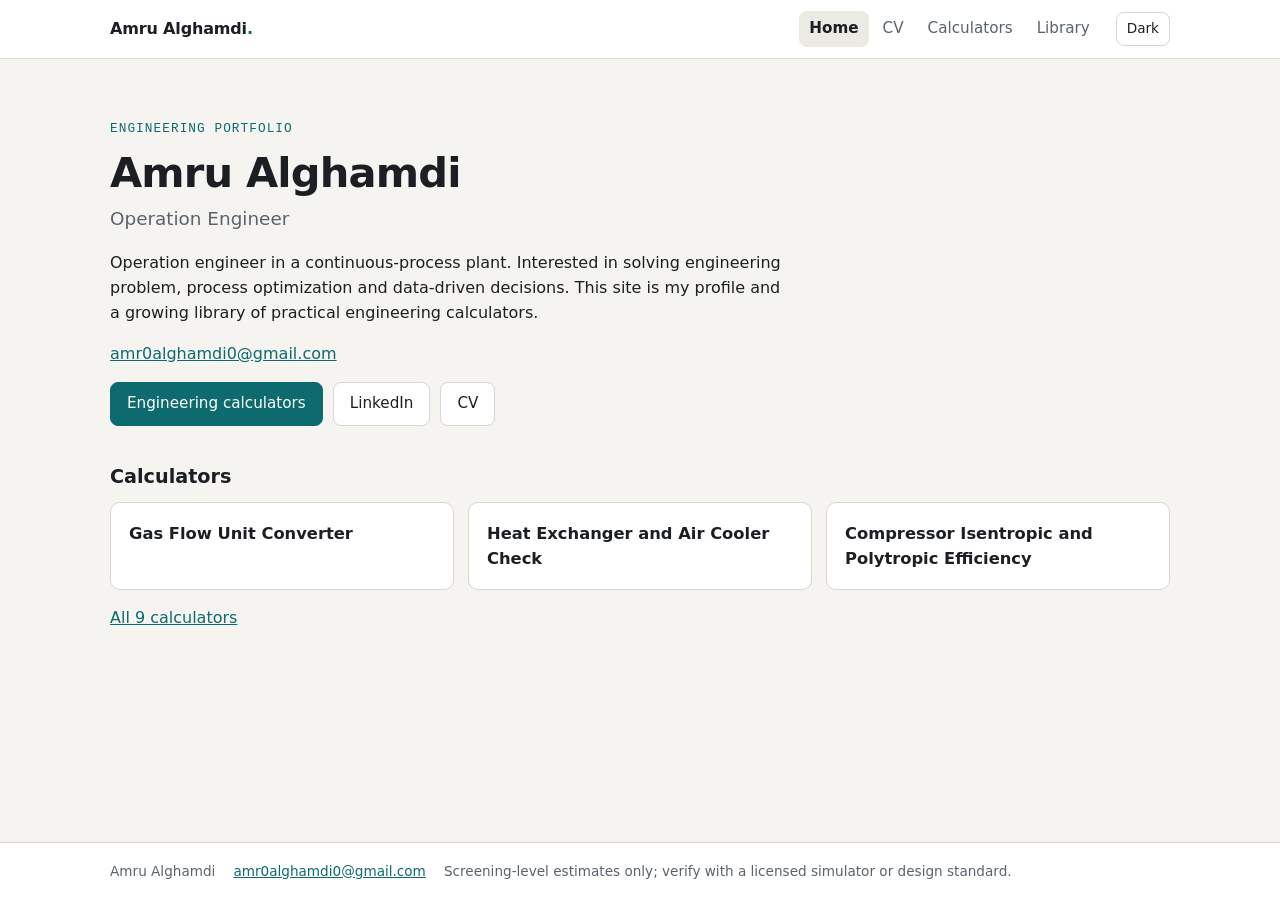
<file: docs/index.html>
<!doctype html>
<html lang="en"><head><meta charset="utf-8"><meta name="viewport" content="width=device-width,initial-scale=1">
<title>Home | Amru Alghamdi</title><meta name="description" content="Operation engineer in a continuous-process plant. Interested in solving engineering problem, process optimization and data-driven decisions. This site">
<link rel="stylesheet" href="style.css"><script src="app.js"></script></head>
<body><header class="top"><div class="wrap"><a class="brand" href="index.html">Amru Alghamdi<span>.</span></a>
<nav class="main" aria-label="Main"><a href="index.html" class="on" aria-current="page">Home</a><a href="cv.html">CV</a><a href="calculators.html">Calculators</a><a href="library.html">Library</a></nav><button class="btn sm" id="theme" type="button">Theme</button></div></header>
<main><div class="wrap"><section class="hero"><p class="kicker">Engineering portfolio</p><h1>Amru Alghamdi</h1><p class="t">Operation Engineer</p>
<p class="s">Operation engineer in a continuous-process plant. Interested in solving engineering problem, process optimization and data-driven decisions. This site is my profile and a growing library of practical engineering calculators.</p><p><a href="mailto:amr0alghamdi0@gmail.com">amr0alghamdi0@gmail.com</a></p>
<div class="row"><a class="btn pri" href="calculators.html">Engineering calculators</a><a class="btn" href="https://www.linkedin.com/in/amru" target="_blank" rel="noopener">LinkedIn</a><a class="btn" href="cv.html">CV</a></div></section>
<h2>Calculators</h2><div class="grid"><a class="card" href="calc/gas-flow.html"><h3>Gas Flow Unit Converter</h3></a><a class="card" href="calc/heat-exchanger.html"><h3>Heat Exchanger and Air Cooler Check</h3></a><a class="card" href="calc/compressor-efficiency.html"><h3>Compressor Isentropic and Polytropic Efficiency</h3></a></div>
<p><a href="calculators.html">All 9 calculators</a></p></div></main>
<footer class="ft"><div class="wrap"><span>Amru Alghamdi</span><a href="mailto:amr0alghamdi0@gmail.com">amr0alghamdi0@gmail.com</a><span id="disc">Screening-level estimates only; verify with a licensed simulator or design standard.</span></div></footer>
</body></html>
</file>
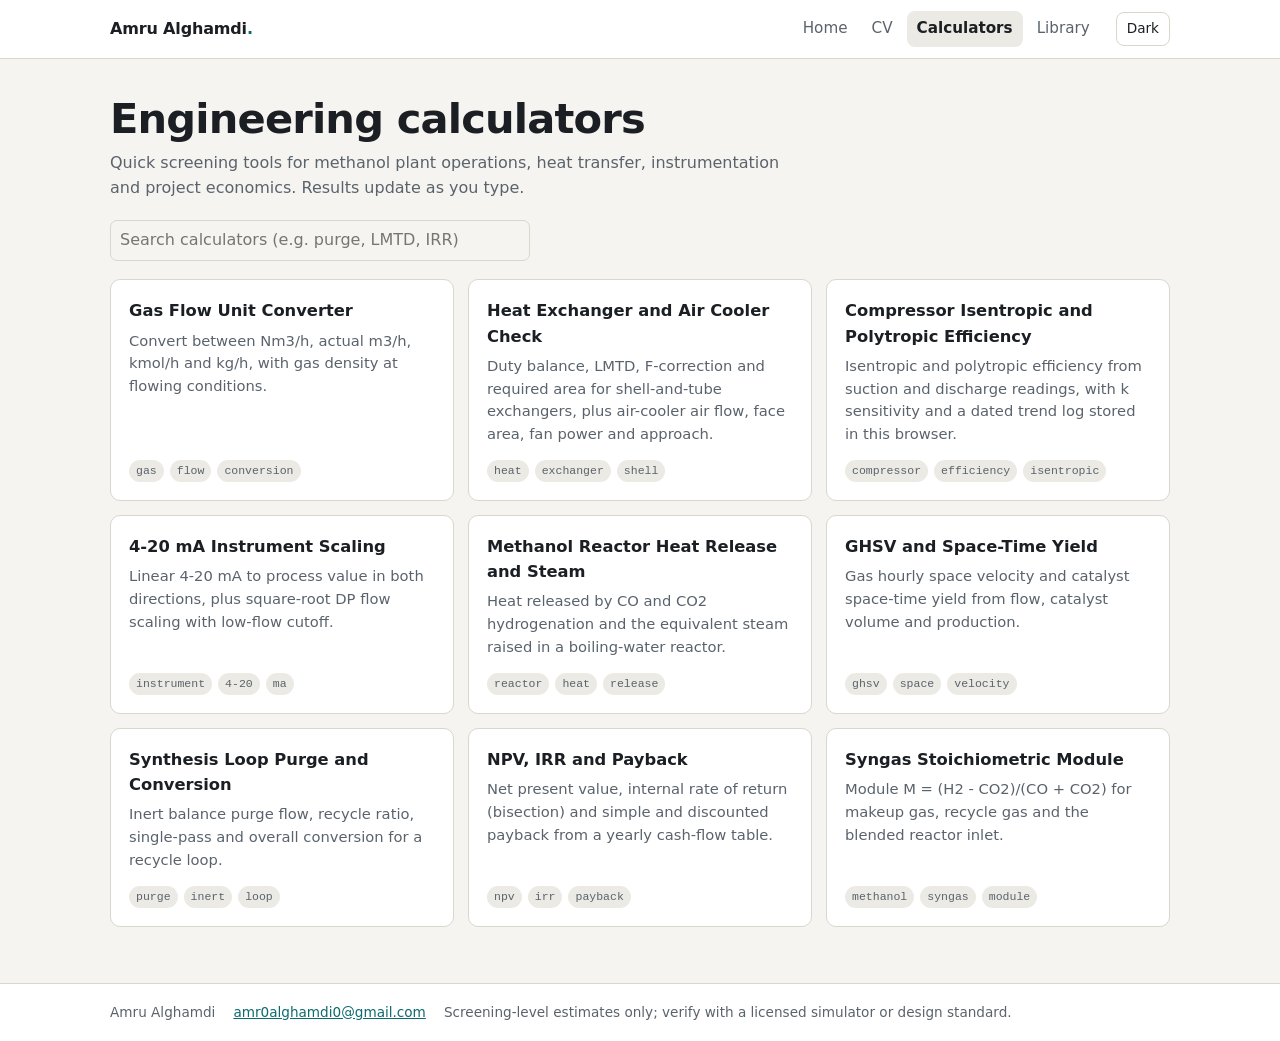
<file: docs/calculators.html>
<!doctype html>
<html lang="en"><head><meta charset="utf-8"><meta name="viewport" content="width=device-width,initial-scale=1">
<title>Calculators | Amru Alghamdi</title><meta name="description" content="Engineering calculators">
<link rel="stylesheet" href="style.css"><script src="app.js"></script></head>
<body><header class="top"><div class="wrap"><a class="brand" href="index.html">Amru Alghamdi<span>.</span></a>
<nav class="main" aria-label="Main"><a href="index.html">Home</a><a href="cv.html">CV</a><a href="calculators.html" class="on" aria-current="page">Calculators</a><a href="library.html">Library</a></nav><button class="btn sm" id="theme" type="button">Theme</button></div></header>
<main><div class="wrap"><h1>Engineering calculators</h1><p class="lead">Quick screening tools for methanol plant operations, heat transfer, instrumentation and project economics. Results update as you type.</p>
<input class="search" id="q" type="search" placeholder="Search calculators (e.g. purge, LMTD, IRR)" aria-label="Search calculators">
<div class="grid"><a class="card" href="calc/gas-flow.html" data-k="gas flow unit converter gas flow conversion normal actual nm3 am3 kmol kg mass molar density convert between nm3/h, actual m3/h, kmol/h and kg/h, with gas density at flowing conditions."><h3>Gas Flow Unit Converter</h3><p>Convert between Nm3/h, actual m3/h, kmol/h and kg/h, with gas density at flowing conditions.</p><div class="tags"><span class=tag>gas</span><span class=tag>flow</span><span class=tag>conversion</span></div></a><a class="card" href="calc/heat-exchanger.html" data-k="heat exchanger and air cooler check heat exchanger shell tube air cooler fin fan lmtd bowman f correction area duty approach fan power duty balance, lmtd, f-correction and required area for shell-and-tube exchangers, plus air-cooler air flow, face area, fan power and approach."><h3>Heat Exchanger and Air Cooler Check</h3><p>Duty balance, LMTD, F-correction and required area for shell-and-tube exchangers, plus air-cooler air flow, face area, fan power and approach.</p><div class="tags"><span class=tag>heat</span><span class=tag>exchanger</span><span class=tag>shell</span></div></a><a class="card" href="calc/compressor-efficiency.html" data-k="compressor isentropic and polytropic efficiency compressor efficiency isentropic polytropic discharge temperature trend k cp cv power isentropic and polytropic efficiency from suction and discharge readings, with k sensitivity and a dated trend log stored in this browser."><h3>Compressor Isentropic and Polytropic Efficiency</h3><p>Isentropic and polytropic efficiency from suction and discharge readings, with k sensitivity and a dated trend log stored in this browser.</p><div class="tags"><span class=tag>compressor</span><span class=tag>efficiency</span><span class=tag>isentropic</span></div></a><a class="card" href="calc/instrument-scaling.html" data-k="4-20 ma instrument scaling instrument 4-20 ma scaling lrv urv transmitter dp flow square root cutoff linear 4-20 ma to process value in both directions, plus square-root dp flow scaling with low-flow cutoff."><h3>4-20 mA Instrument Scaling</h3><p>Linear 4-20 mA to process value in both directions, plus square-root DP flow scaling with low-flow cutoff.</p><div class="tags"><span class=tag>instrument</span><span class=tag>4-20</span><span class=tag>ma</span></div></a><a class="card" href="calc/reactor-heat.html" data-k="methanol reactor heat release and steam reactor heat release exotherm steam generation boiler water isothermal duty mw heat released by co and co2 hydrogenation and the equivalent steam raised in a boiling-water reactor."><h3>Methanol Reactor Heat Release and Steam</h3><p>Heat released by CO and CO2 hydrogenation and the equivalent steam raised in a boiling-water reactor.</p><div class="tags"><span class=tag>reactor</span><span class=tag>heat</span><span class=tag>release</span></div></a><a class="card" href="calc/ghsv-sty.html" data-k="ghsv and space-time yield ghsv space velocity sty space time yield catalyst productivity gas hourly space velocity and catalyst space-time yield from flow, catalyst volume and production."><h3>GHSV and Space-Time Yield</h3><p>Gas hourly space velocity and catalyst space-time yield from flow, catalyst volume and production.</p><div class="tags"><span class=tag>ghsv</span><span class=tag>space</span><span class=tag>velocity</span></div></a><a class="card" href="calc/loop-purge.html" data-k="synthesis loop purge and conversion purge inert loop recycle ratio conversion single pass overall methanol inert balance purge flow, recycle ratio, single-pass and overall conversion for a recycle loop."><h3>Synthesis Loop Purge and Conversion</h3><p>Inert balance purge flow, recycle ratio, single-pass and overall conversion for a recycle loop.</p><div class="tags"><span class=tag>purge</span><span class=tag>inert</span><span class=tag>loop</span></div></a><a class="card" href="calc/npv-irr.html" data-k="npv, irr and payback npv irr payback discounted cash flow feasibility finance investment net present value, internal rate of return (bisection) and simple and discounted payback from a yearly cash-flow table."><h3>NPV, IRR and Payback</h3><p>Net present value, internal rate of return (bisection) and simple and discounted payback from a yearly cash-flow table.</p><div class="tags"><span class=tag>npv</span><span class=tag>irr</span><span class=tag>payback</span></div></a><a class="card" href="calc/syngas-module.html" data-k="syngas stoichiometric module methanol syngas module stoichiometric number sn h2 co co2 recycle makeup module m = (h2 - co2)/(co + co2) for makeup gas, recycle gas and the blended reactor inlet."><h3>Syngas Stoichiometric Module</h3><p>Module M = (H2 - CO2)/(CO + CO2) for makeup gas, recycle gas and the blended reactor inlet.</p><div class="tags"><span class=tag>methanol</span><span class=tag>syngas</span><span class=tag>module</span></div></a></div><p id="noresult" class="empty" hidden>No calculators match that search.</p></div></main>
<footer class="ft"><div class="wrap"><span>Amru Alghamdi</span><a href="mailto:amr0alghamdi0@gmail.com">amr0alghamdi0@gmail.com</a><span id="disc">Screening-level estimates only; verify with a licensed simulator or design standard.</span></div></footer>
</body></html>
</file>
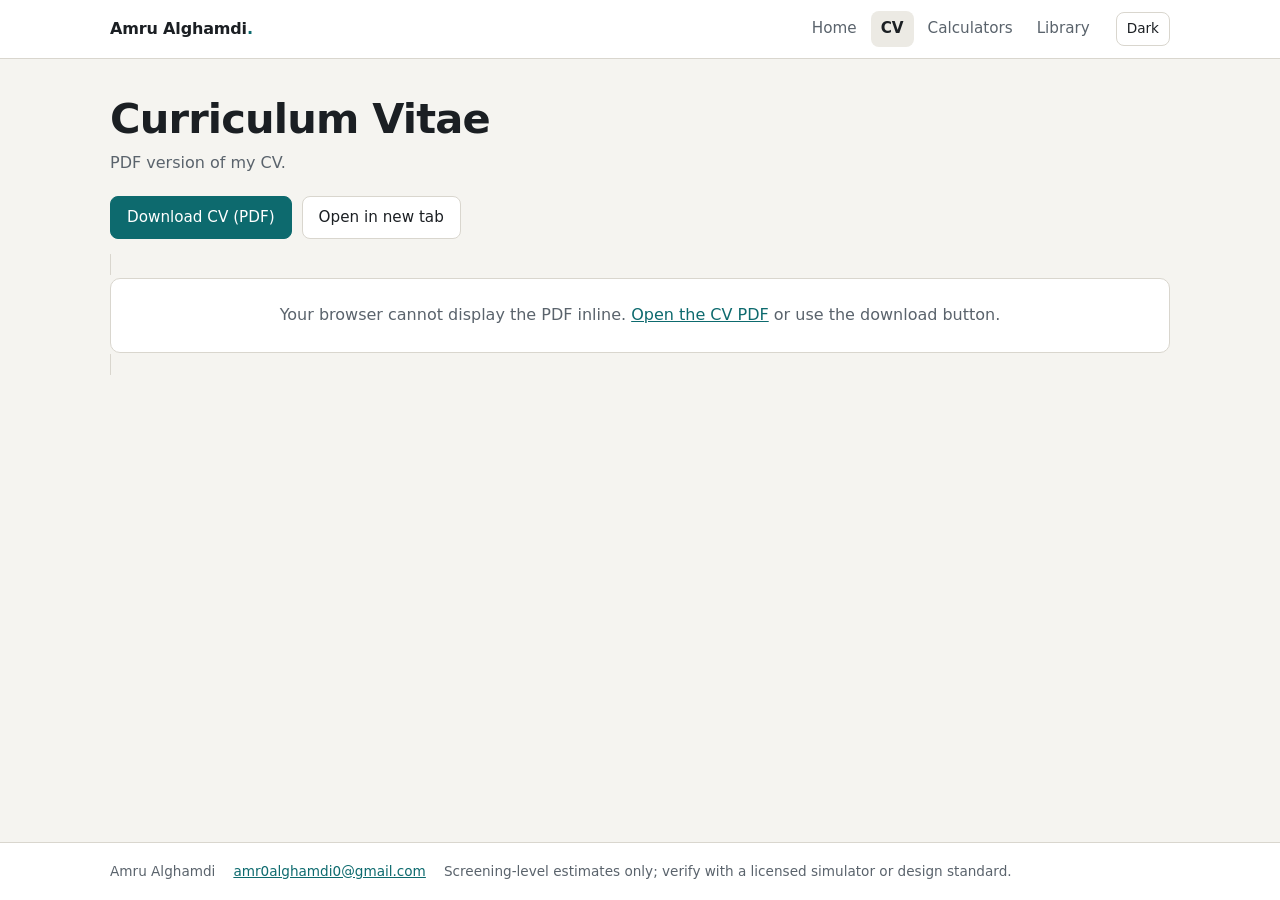
<file: docs/cv.html>
<!doctype html>
<html lang="en"><head><meta charset="utf-8"><meta name="viewport" content="width=device-width,initial-scale=1">
<title>CV | Amru Alghamdi</title><meta name="description" content="CV of Amru Alghamdi">
<link rel="stylesheet" href="style.css"><script src="app.js"></script></head>
<body><header class="top"><div class="wrap"><a class="brand" href="index.html">Amru Alghamdi<span>.</span></a>
<nav class="main" aria-label="Main"><a href="index.html">Home</a><a href="cv.html" class="on" aria-current="page">CV</a><a href="calculators.html">Calculators</a><a href="library.html">Library</a></nav><button class="btn sm" id="theme" type="button">Theme</button></div></header>
<main><div class="wrap"><h1>Curriculum Vitae</h1><p class="lead">PDF version of my CV.</p>
<div class="row noprint" style="margin-bottom:14px"><a class="btn pri" href="assets/cv.pdf" download="Amru-Alghamdi-CV.pdf">Download CV (PDF)</a><a class="btn" href="assets/cv.pdf" target="_blank" rel="noopener">Open in new tab</a></div>
<object class="cv-frame" data="assets/cv.pdf" type="application/pdf" aria-label="CV PDF"><div class="panel empty">Your browser cannot display the PDF inline. <a href="assets/cv.pdf">Open the CV PDF</a> or use the download button.</div></object></div></main>
<footer class="ft"><div class="wrap"><span>Amru Alghamdi</span><a href="mailto:amr0alghamdi0@gmail.com">amr0alghamdi0@gmail.com</a><span id="disc">Screening-level estimates only; verify with a licensed simulator or design standard.</span></div></footer>
</body></html>
</file>
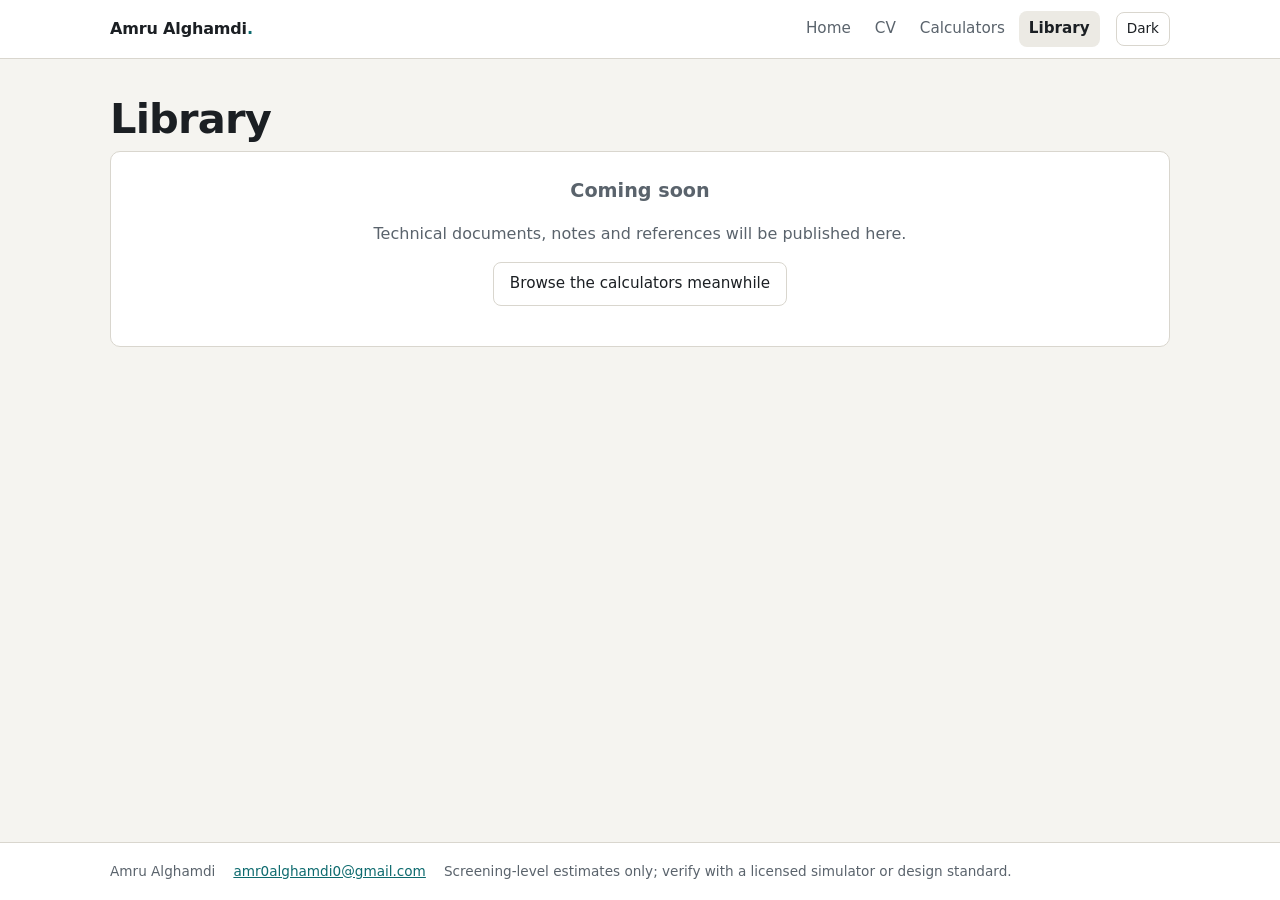
<file: docs/library.html>
<!doctype html>
<html lang="en"><head><meta charset="utf-8"><meta name="viewport" content="width=device-width,initial-scale=1">
<title>Library | Amru Alghamdi</title><meta name="description" content="Library (coming soon)">
<link rel="stylesheet" href="style.css"><script src="app.js"></script></head>
<body><header class="top"><div class="wrap"><a class="brand" href="index.html">Amru Alghamdi<span>.</span></a>
<nav class="main" aria-label="Main"><a href="index.html">Home</a><a href="cv.html">CV</a><a href="calculators.html">Calculators</a><a href="library.html" class="on" aria-current="page">Library</a></nav><button class="btn sm" id="theme" type="button">Theme</button></div></header>
<main><div class="wrap"><h1>Library</h1><div class="panel empty"><h2 style="margin-top:0">Coming soon</h2><p>Technical documents, notes and references will be published here.</p>
<p><a class="btn" href="calculators.html">Browse the calculators meanwhile</a></p></div></div></main>
<footer class="ft"><div class="wrap"><span>Amru Alghamdi</span><a href="mailto:amr0alghamdi0@gmail.com">amr0alghamdi0@gmail.com</a><span id="disc">Screening-level estimates only; verify with a licensed simulator or design standard.</span></div></footer>
</body></html>
</file>
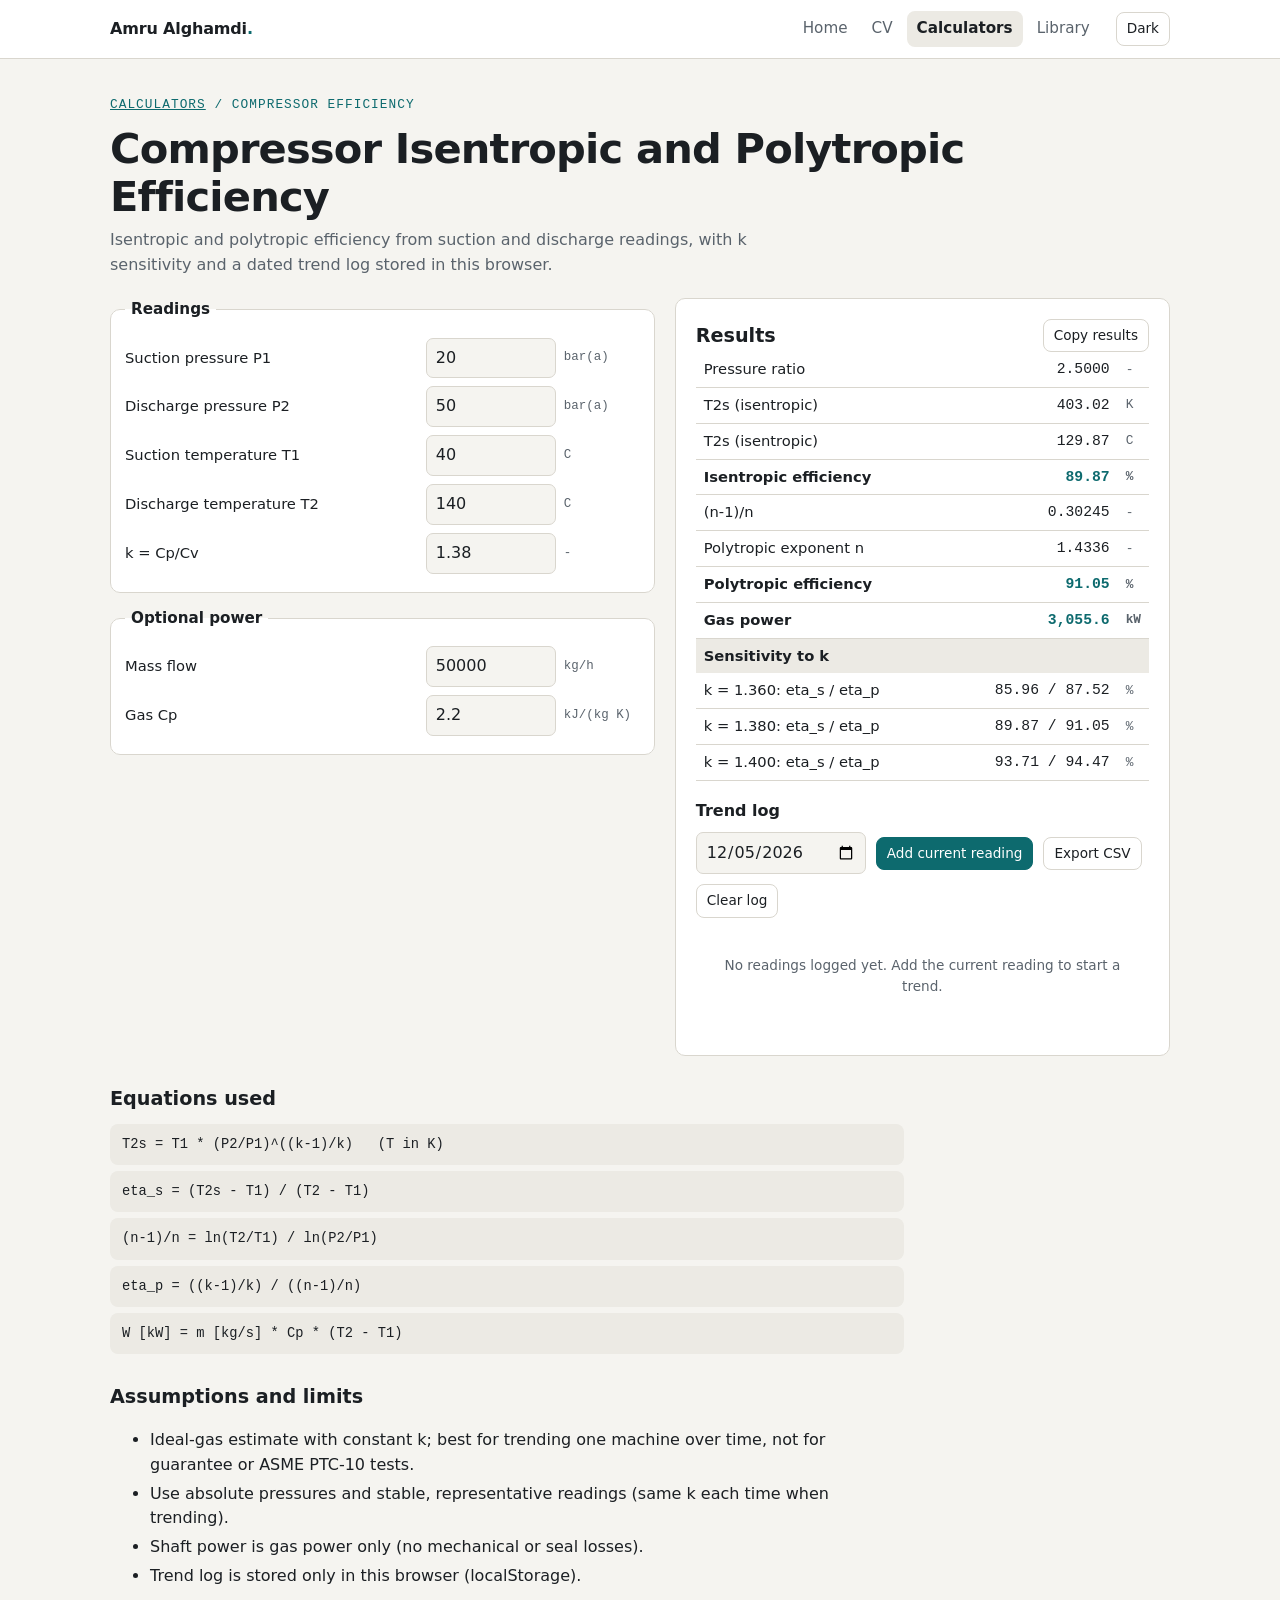
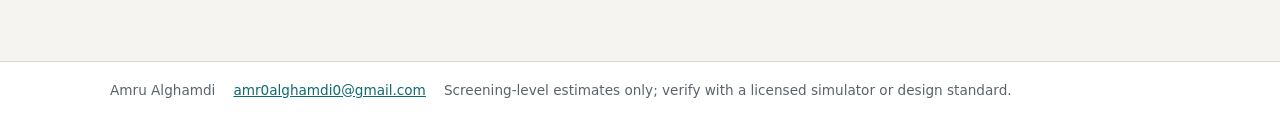
<file: docs/calc/compressor-efficiency.html>
<!doctype html>
<html lang="en"><head><meta charset="utf-8"><meta name="viewport" content="width=device-width,initial-scale=1">
<title>Compressor Isentropic and Polytropic Efficiency | Amru Alghamdi</title><meta name="description" content="Isentropic and polytropic efficiency from suction and discharge readings, with k sensitivity and a dated trend log stored in this browser.">
<link rel="stylesheet" href="../style.css"><script src="../app.js"></script></head>
<body><header class="top"><div class="wrap"><a class="brand" href="../index.html">Amru Alghamdi<span>.</span></a>
<nav class="main" aria-label="Main"><a href="../index.html">Home</a><a href="../cv.html">CV</a><a href="../calculators.html" class="on" aria-current="page">Calculators</a><a href="../library.html">Library</a></nav><button class="btn sm" id="theme" type="button">Theme</button></div></header>
<main><div class="wrap"><p class="kicker"><a href="../calculators.html">Calculators</a> / Compressor efficiency</p>
<h1>Compressor Isentropic and Polytropic Efficiency</h1><p class="lead">Isentropic and polytropic efficiency from suction and discharge readings, with k sensitivity and a dated trend log stored in this browser.</p>
<div class="calc"><form id="calc-form" novalidate autocomplete="off"><fieldset><legend>Readings</legend><div class="f"><label for="p1">Suction pressure P1</label><input id="p1" type="number" step="any" inputmode="decimal" value="20" data-num data-gt="0"><span class="u">bar(a)</span></div><div class="f"><label for="p2">Discharge pressure P2</label><input id="p2" type="number" step="any" inputmode="decimal" value="50" data-num data-gt="0"><span class="u">bar(a)</span></div><div class="f"><label for="t1">Suction temperature T1</label><input id="t1" type="number" step="any" inputmode="decimal" value="40" data-num data-gt="-273.15"><span class="u">C</span></div><div class="f"><label for="t2">Discharge temperature T2</label><input id="t2" type="number" step="any" inputmode="decimal" value="140" data-num data-gt="-273.15"><span class="u">C</span></div><div class="f"><label for="k">k = Cp/Cv</label><input id="k" type="number" step="any" inputmode="decimal" value="1.38" data-num data-gt="1"><span class="u">-</span></div></fieldset><fieldset><legend>Optional power</legend><div class="f"><label for="m">Mass flow</label><input id="m" type="number" step="any" inputmode="decimal" value="50000" data-num min="0" data-opt placeholder=optional><span class="u">kg/h</span></div><div class="f"><label for="cp">Gas Cp</label><input id="cp" type="number" step="any" inputmode="decimal" value="2.2" data-num data-gt="0" data-opt placeholder=optional><span class="u">kJ/(kg K)</span></div></fieldset></form>
<section class="out panel" aria-live="polite"><div class="row" style="justify-content:space-between"><h2 style="margin:0">Results</h2>
<button class="btn sm noprint" id="copy" type="button">Copy results</button></div><div id="results"></div><h3>Trend log</h3><div class="row noprint"><input id="dt" type="date" style="width:auto" aria-label="Reading date"><button type="button" class="btn sm pri" id="addr">Add current reading</button><button type="button" class="btn sm" id="csv">Export CSV</button><button type="button" class="btn sm" id="clr">Clear log</button></div><div id="logmsg"></div><div class="chart" id="chart"></div><div style="overflow-x:auto"><table id="log"></table></div></section></div>
<section class="doc"><h2>Equations used</h2><span class="eq">T2s = T1 * (P2/P1)^((k-1)/k)   (T in K)</span><span class="eq">eta_s = (T2s - T1) / (T2 - T1)</span><span class="eq">(n-1)/n = ln(T2/T1) / ln(P2/P1)</span><span class="eq">eta_p = ((k-1)/k) / ((n-1)/n)</span><span class="eq">W [kW] = m [kg/s] * Cp * (T2 - T1)</span><h2>Assumptions and limits</h2><ul><li>Ideal-gas estimate with constant k; best for trending one machine over time, not for guarantee or ASME PTC-10 tests.</li><li>Use absolute pressures and stable, representative readings (same k each time when trending).</li><li>Shaft power is gas power only (no mechanical or seal losses).</li><li>Trend log is stored only in this browser (localStorage).</li></ul></section>
<script>var D=document,KEY='comp-log';D.getElementById('dt').value=new Date().toISOString().slice(0,10);
function ev(p1,p2,t1,t2,k){var T1=t1+273.15,T2=t2+273.15,e=(k-1)/k,T2s=T1*Math.pow(p2/p1,e),x=Math.log(T2/T1)/Math.log(p2/p1);return{T2s:T2s,es:(T2s-T1)/(T2-T1),x:x,ep:e/x};}
var cur=null;
App.calc(function(v){var f=App.fmt,w=[],p1=v('p1'),p2=v('p2'),t1=v('t1'),t2=v('t2'),k=v('k'),m=v('m'),cp=v('cp');cur=null;
if(p2<=p1)App.err('P2 must be greater than P1.','p2');if(t2<=t1)App.err('T2 must be greater than T1.','t2');var r=ev(p1,p2,t1,t2,k);
if(r.es>1)w.push('Isentropic efficiency above 100%: check readings, k or instrument calibration.');
var rows=[['Pressure ratio',f(p2/p1,4),'-'],['T2s (isentropic)',f(r.T2s,2),'K'],['T2s (isentropic)',f(r.T2s-273.15,2),'C'],['Isentropic efficiency',f(r.es*100,2),'%','key'],
['(n-1)/n',f(r.x,5),'-'],['Polytropic exponent n',f(1/(1-r.x),4),'-'],['Polytropic efficiency',f(r.ep*100,2),'%','key']];
var pw=null;if(m!==null&&cp!==null){pw=m/3600*cp*(t2-t1);rows.push(['Gas power',f(pw,1),'kW','key']);}else if(m!==null||cp!==null)w.push('Enter both mass flow and Cp to compute power.');
rows.push('Sensitivity to k');[-0.02,0,0.02].forEach(function(d){var kk=k+d;if(kk<=1){rows.push(['k = '+f(kk,3),'k must be > 1','']);return;}var s=ev(p1,p2,t1,t2,kk);
rows.push(['k = '+f(kk,3)+': eta_s / eta_p',f(s.es*100,2)+' / '+f(s.ep*100,2),'%']);});
cur={p1:p1,p2:p2,t1:t1,t2:t2,k:k,es:+(r.es*100).toFixed(3),ep:+(r.ep*100).toFixed(3),pw:pw===null?'':+pw.toFixed(2)};return{rows:rows,warn:w};});
function log(){return App.store.get(KEY,[]).sort(function(a,b){return a.date<b.date?-1:a.date>b.date?1:0;});}
function msg(t,c){D.getElementById('logmsg').innerHTML=t?'<div class="msg '+(c||'wa')+'">'+App.esc(t)+'</div>':'';}
function draw(){var L=log(),t=D.getElementById('log'),ch=D.getElementById('chart');if(!L.length){t.innerHTML='';ch.innerHTML='<p class="empty small">No readings logged yet. Add the current reading to start a trend.</p>';return;}
t.innerHTML='<thead><tr><th>Date</th><th>P1</th><th>P2</th><th>T1</th><th>T2</th><th>k</th><th>eta_s %</th><th>eta_p %</th><th>kW</th><th></th></tr></thead><tbody>'+L.map(function(r,i){
return '<tr><td>'+App.esc(r.date)+'</td><td class="n">'+r.p1+'</td><td class="n">'+r.p2+'</td><td class="n">'+r.t1+'</td><td class="n">'+r.t2+'</td><td class="n">'+r.k+'</td><td class="n">'+r.es+'</td><td class="n">'+r.ep+'</td><td class="n">'+r.pw+'</td><td><button type="button" class="btn sm noprint" data-del="'+i+'" aria-label="Delete reading">x</button></td></tr>';}).join('')+'</tbody>';
var W=520,H=220,l=44,rr=12,tp=14,b=34,ys=[];L.forEach(function(r){ys.push(r.es,r.ep);});var mn=Math.min.apply(0,ys),mx=Math.max.apply(0,ys);if(mx-mn<2){mn-=1;mx+=1;}mn=Math.floor(mn);mx=Math.ceil(mx);
var ts=L.map(function(r){return Date.parse(r.date);}),t0=Math.min.apply(0,ts),t1=Math.max.apply(0,ts);function X(i){return t1===t0?l+(W-l-rr)/2:l+(ts[i]-t0)/(t1-t0)*(W-l-rr);}function Y(y){return tp+(mx-y)/(mx-mn)*(H-tp-b);}
var s='<svg viewBox="0 0 '+W+' '+H+'" role="img" aria-label="Efficiency trend">';for(var g=0;g<=4;g++){var yv=mn+(mx-mn)*g/4;s+='<line class="ax" x1="'+l+'" x2="'+(W-rr)+'" y1="'+Y(yv)+'" y2="'+Y(yv)+'"/><text x="'+(l-6)+'" y="'+(Y(yv)+4)+'" text-anchor="end">'+yv.toFixed(1)+'</text>';}
s+='<text x="'+l+'" y="'+(H-12)+'">'+App.esc(L[0].date)+'</text><text x="'+(W-rr)+'" y="'+(H-12)+'" text-anchor="end">'+App.esc(L[L.length-1].date)+'</text>';
[['es','var(--ac)','eta_s'],['ep','var(--wa)','eta_p']].forEach(function(q,j){var pts=L.map(function(r,i){return X(i).toFixed(1)+','+Y(r[q[0]]).toFixed(1);});
s+='<polyline fill="none" stroke="'+q[1]+'" stroke-width="2" points="'+pts.join(' ')+'"/>'+pts.map(function(p){var a=p.split(',');return '<circle cx="'+a[0]+'" cy="'+a[1]+'" r="3" fill="'+q[1]+'"/>';}).join('');
s+='<rect x="'+(l+10+j*80)+'" y="'+(H-10)+'" width="10" height="3" fill="'+q[1]+'"/><text x="'+(l+24+j*80)+'" y="'+(H-6)+'">'+q[2]+' %</text>';});ch.innerHTML=s+'</svg>';}
D.getElementById('addr').onclick=function(){if(!cur){msg('Fix the input errors before logging.','er');return;}var d=D.getElementById('dt').value;if(!/^\d{4}-\d{2}-\d{2}$/.test(d)){msg('Pick a valid date.','er');return;}
var L=log(),o={date:d};for(var k in cur)o[k]=cur[k];L.push(o);if(!App.store.set(KEY,L)){msg('Could not save: browser storage is unavailable.','er');return;}msg('Reading for '+d+' saved.','ok');draw();};
D.getElementById('log').onclick=function(e){var i=e.target.getAttribute('data-del');if(i===null)return;var L=log();L.splice(+i,1);App.store.set(KEY,L);draw();};
D.getElementById('clr').onclick=function(){if(!log().length)return;if(D.getElementById('clr').textContent!=='Confirm clear'){D.getElementById('clr').textContent='Confirm clear';return;}App.store.set(KEY,[]);D.getElementById('clr').textContent='Clear log';msg('');draw();};
D.getElementById('csv').onclick=function(){var L=log();if(!L.length){msg('Nothing to export yet.');return;}var h=['date','p1_bara','p2_bara','t1_C','t2_C','k','eta_s_pct','eta_p_pct','power_kW'];
App.download('compressor-trend.csv',h.join(',')+'\n'+L.map(function(r){return [r.date,r.p1,r.p2,r.t1,r.t2,r.k,r.es,r.ep,r.pw].join(',');}).join('\n')+'\n');};
draw();</script></div></main>
<footer class="ft"><div class="wrap"><span>Amru Alghamdi</span><a href="mailto:amr0alghamdi0@gmail.com">amr0alghamdi0@gmail.com</a><span id="disc">Screening-level estimates only; verify with a licensed simulator or design standard.</span></div></footer>
</body></html>
</file>
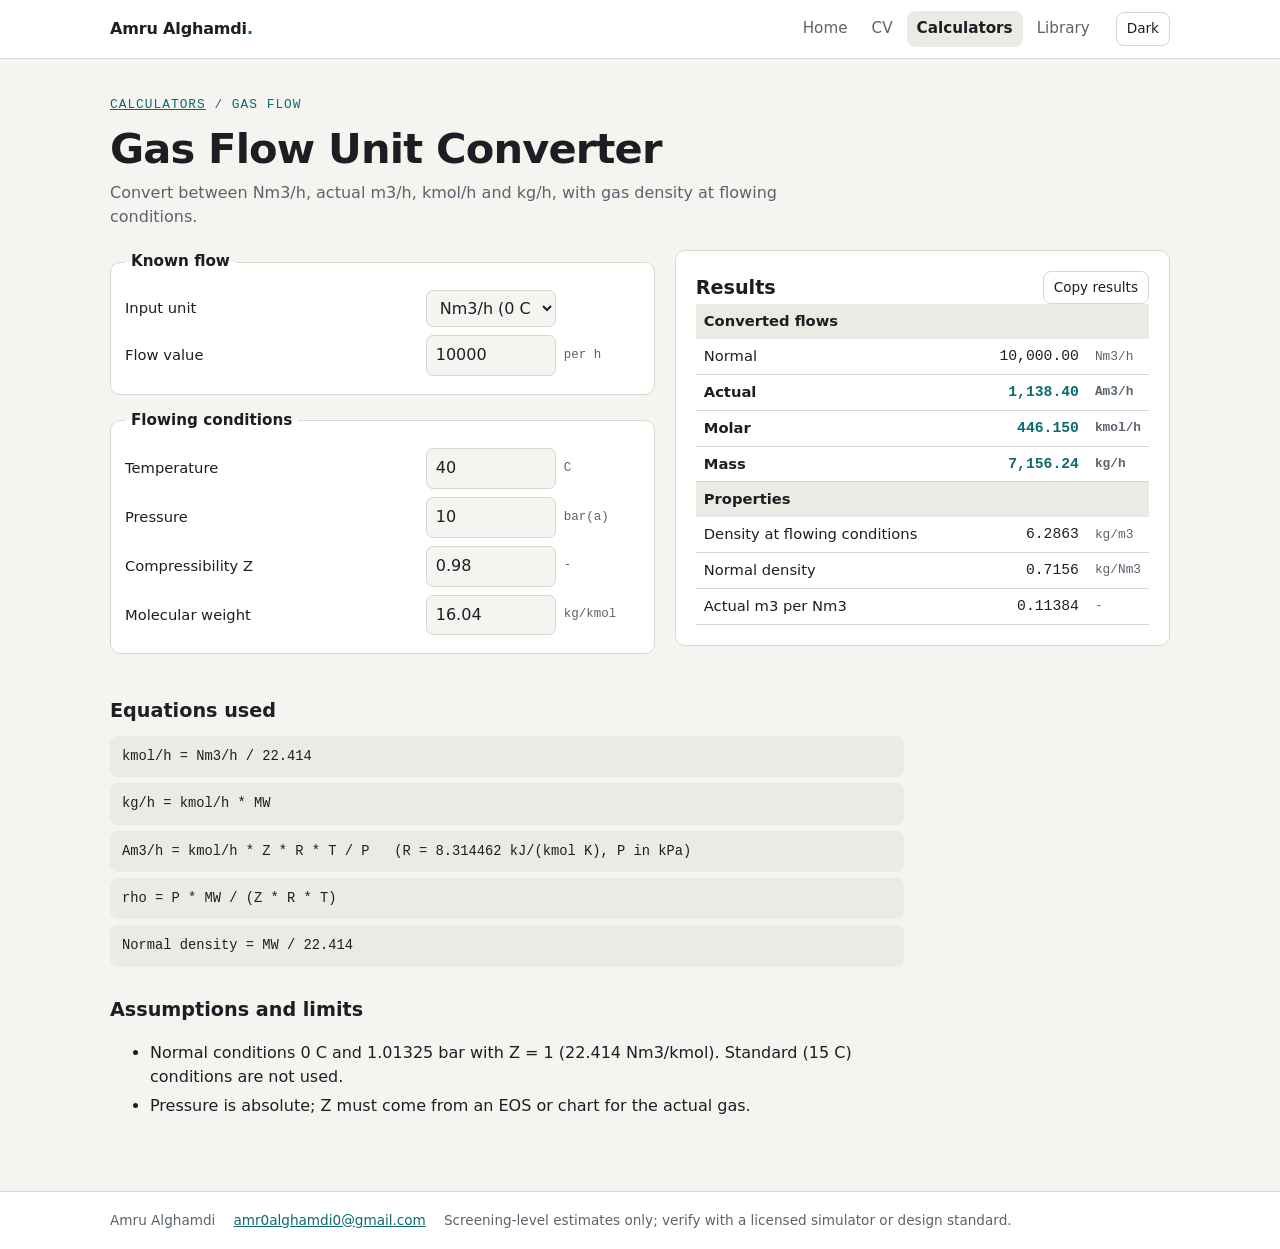
<file: docs/calc/gas-flow.html>
<!doctype html>
<html lang="en"><head><meta charset="utf-8"><meta name="viewport" content="width=device-width,initial-scale=1">
<title>Gas Flow Unit Converter | Amru Alghamdi</title><meta name="description" content="Convert between Nm3/h, actual m3/h, kmol/h and kg/h, with gas density at flowing conditions.">
<link rel="stylesheet" href="../style.css"><script src="../app.js"></script></head>
<body><header class="top"><div class="wrap"><a class="brand" href="../index.html">Amru Alghamdi<span>.</span></a>
<nav class="main" aria-label="Main"><a href="../index.html">Home</a><a href="../cv.html">CV</a><a href="../calculators.html" class="on" aria-current="page">Calculators</a><a href="../library.html">Library</a></nav><button class="btn sm" id="theme" type="button">Theme</button></div></header>
<main><div class="wrap"><p class="kicker"><a href="../calculators.html">Calculators</a> / Gas flow</p>
<h1>Gas Flow Unit Converter</h1><p class="lead">Convert between Nm3/h, actual m3/h, kmol/h and kg/h, with gas density at flowing conditions.</p>
<div class="calc"><form id="calc-form" novalidate autocomplete="off"><fieldset><legend>Known flow</legend><div class="f"><label for="unit">Input unit</label><select id="unit"><option value="n">Nm3/h (0 C, 1.01325 bar)</option><option value="a">Am3/h (actual)</option><option value="k">kmol/h</option><option value="m">kg/h</option></select><span class="u"></span></div><div class="f"><label for="val">Flow value</label><input id="val" type="number" step="any" inputmode="decimal" value="10000" data-num min="0"><span class="u">per h</span></div></fieldset><fieldset><legend>Flowing conditions</legend><div class="f"><label for="t">Temperature</label><input id="t" type="number" step="any" inputmode="decimal" value="40" data-num data-gt="-273.15"><span class="u">C</span></div><div class="f"><label for="p">Pressure</label><input id="p" type="number" step="any" inputmode="decimal" value="10" data-num data-gt="0"><span class="u">bar(a)</span></div><div class="f"><label for="z">Compressibility Z</label><input id="z" type="number" step="any" inputmode="decimal" value="0.98" data-num data-gt="0"><span class="u">-</span></div><div class="f"><label for="mw">Molecular weight</label><input id="mw" type="number" step="any" inputmode="decimal" value="16.04" data-num data-gt="0"><span class="u">kg/kmol</span></div></fieldset></form>
<section class="out panel" aria-live="polite"><div class="row" style="justify-content:space-between"><h2 style="margin:0">Results</h2>
<button class="btn sm noprint" id="copy" type="button">Copy results</button></div><div id="results"></div></section></div>
<section class="doc"><h2>Equations used</h2><span class="eq">kmol/h = Nm3/h / 22.414</span><span class="eq">kg/h = kmol/h * MW</span><span class="eq">Am3/h = kmol/h * Z * R * T / P   (R = 8.314462 kJ/(kmol K), P in kPa)</span><span class="eq">rho = P * MW / (Z * R * T)</span><span class="eq">Normal density = MW / 22.414</span><h2>Assumptions and limits</h2><ul><li>Normal conditions 0 C and 1.01325 bar with Z = 1 (22.414 Nm3/kmol). Standard (15 C) conditions are not used.</li><li>Pressure is absolute; Z must come from an EOS or chart for the actual gas.</li></ul></section>
<script>App.calc(function(v){var f=App.fmt,u=App.s('unit'),x=v('val'),T=v('t')+273.15,P=v('p')*100,Z=v('z'),M=v('mw'),Rg=8.314462,k;
var am=Z*Rg*T/P;if(u==='n')k=x/22.414;else if(u==='a')k=x/am;else if(u==='k')k=x;else k=x/M;var rho=P*M/(Z*Rg*T);
return{rows:['Converted flows',['Normal',f(k*22.414,2),'Nm3/h',u==='n'?'':'key'],['Actual',f(k*am,2),'Am3/h',u==='a'?'':'key'],['Molar',f(k,3),'kmol/h',u==='k'?'':'key'],
['Mass',f(k*M,2),'kg/h',u==='m'?'':'key'],'Properties',['Density at flowing conditions',f(rho,4),'kg/m3'],['Normal density',f(M/22.414,4),'kg/Nm3'],['Actual m3 per Nm3',f(am/22.414,5),'-']]};});</script></div></main>
<footer class="ft"><div class="wrap"><span>Amru Alghamdi</span><a href="mailto:amr0alghamdi0@gmail.com">amr0alghamdi0@gmail.com</a><span id="disc">Screening-level estimates only; verify with a licensed simulator or design standard.</span></div></footer>
</body></html>
</file>
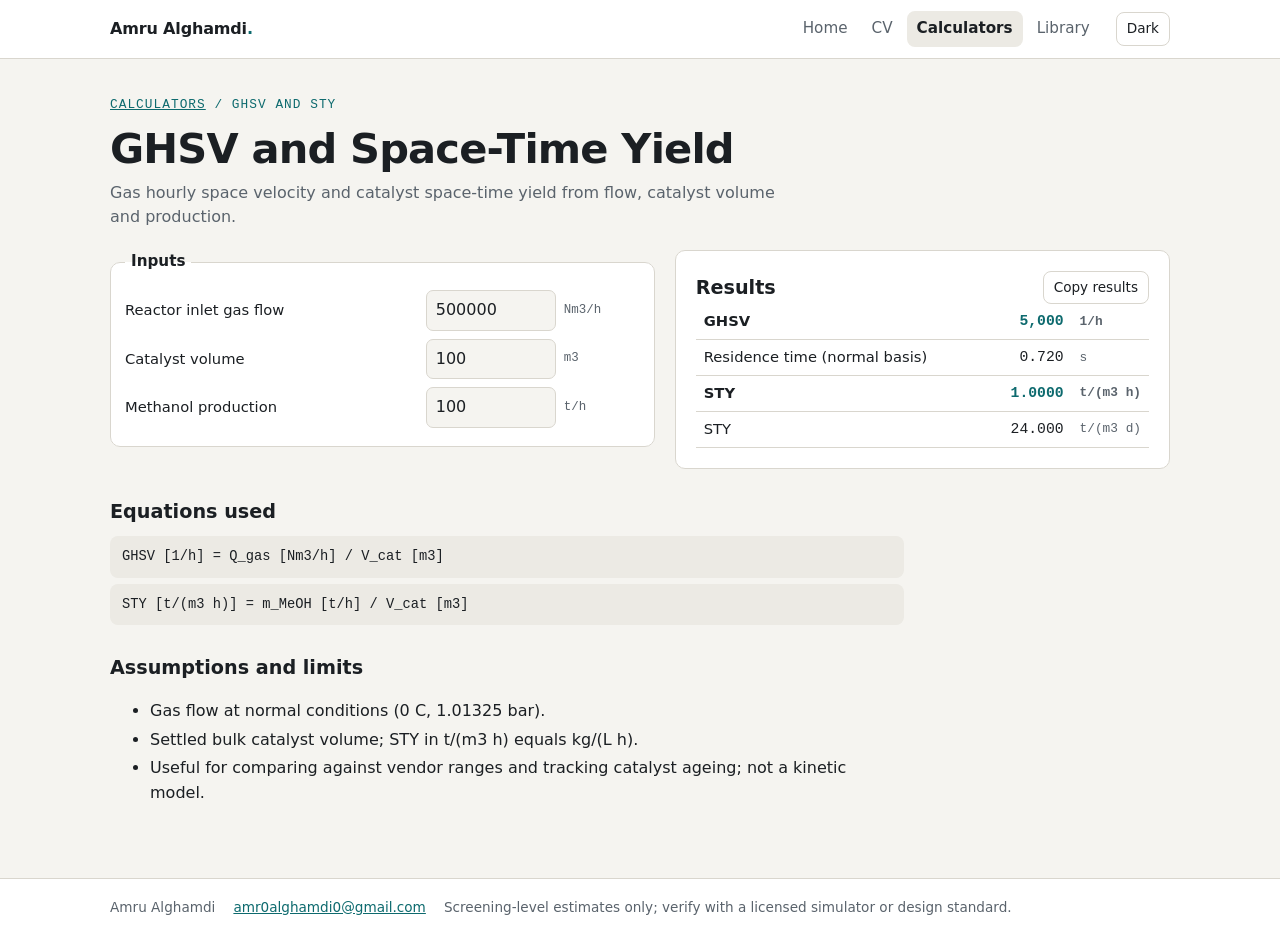
<file: docs/calc/ghsv-sty.html>
<!doctype html>
<html lang="en"><head><meta charset="utf-8"><meta name="viewport" content="width=device-width,initial-scale=1">
<title>GHSV and Space-Time Yield | Amru Alghamdi</title><meta name="description" content="Gas hourly space velocity and catalyst space-time yield from flow, catalyst volume and production.">
<link rel="stylesheet" href="../style.css"><script src="../app.js"></script></head>
<body><header class="top"><div class="wrap"><a class="brand" href="../index.html">Amru Alghamdi<span>.</span></a>
<nav class="main" aria-label="Main"><a href="../index.html">Home</a><a href="../cv.html">CV</a><a href="../calculators.html" class="on" aria-current="page">Calculators</a><a href="../library.html">Library</a></nav><button class="btn sm" id="theme" type="button">Theme</button></div></header>
<main><div class="wrap"><p class="kicker"><a href="../calculators.html">Calculators</a> / GHSV and STY</p>
<h1>GHSV and Space-Time Yield</h1><p class="lead">Gas hourly space velocity and catalyst space-time yield from flow, catalyst volume and production.</p>
<div class="calc"><form id="calc-form" novalidate autocomplete="off"><fieldset><legend>Inputs</legend><div class="f"><label for="q">Reactor inlet gas flow</label><input id="q" type="number" step="any" inputmode="decimal" value="500000" data-num data-gt="0"><span class="u">Nm3/h</span></div><div class="f"><label for="vc">Catalyst volume</label><input id="vc" type="number" step="any" inputmode="decimal" value="100" data-num data-gt="0"><span class="u">m3</span></div><div class="f"><label for="p">Methanol production</label><input id="p" type="number" step="any" inputmode="decimal" value="100" data-num min="0"><span class="u">t/h</span></div></fieldset></form>
<section class="out panel" aria-live="polite"><div class="row" style="justify-content:space-between"><h2 style="margin:0">Results</h2>
<button class="btn sm noprint" id="copy" type="button">Copy results</button></div><div id="results"></div></section></div>
<section class="doc"><h2>Equations used</h2><span class="eq">GHSV [1/h] = Q_gas [Nm3/h] / V_cat [m3]</span><span class="eq">STY [t/(m3 h)] = m_MeOH [t/h] / V_cat [m3]</span><h2>Assumptions and limits</h2><ul><li>Gas flow at normal conditions (0 C, 1.01325 bar).</li><li>Settled bulk catalyst volume; STY in t/(m3 h) equals kg/(L h).</li><li>Useful for comparing against vendor ranges and tracking catalyst ageing; not a kinetic model.</li></ul></section>
<script>App.calc(function(v){var f=App.fmt,q=v('q'),c=v('vc'),p=v('p');
return{rows:[['GHSV',f(q/c,0),'1/h','key'],['Residence time (normal basis)',f(3600*c/q,3),'s'],['STY',f(p/c,4),'t/(m3 h)','key'],['STY',f(p/c*24,3),'t/(m3 d)']]};});</script></div></main>
<footer class="ft"><div class="wrap"><span>Amru Alghamdi</span><a href="mailto:amr0alghamdi0@gmail.com">amr0alghamdi0@gmail.com</a><span id="disc">Screening-level estimates only; verify with a licensed simulator or design standard.</span></div></footer>
</body></html>
</file>
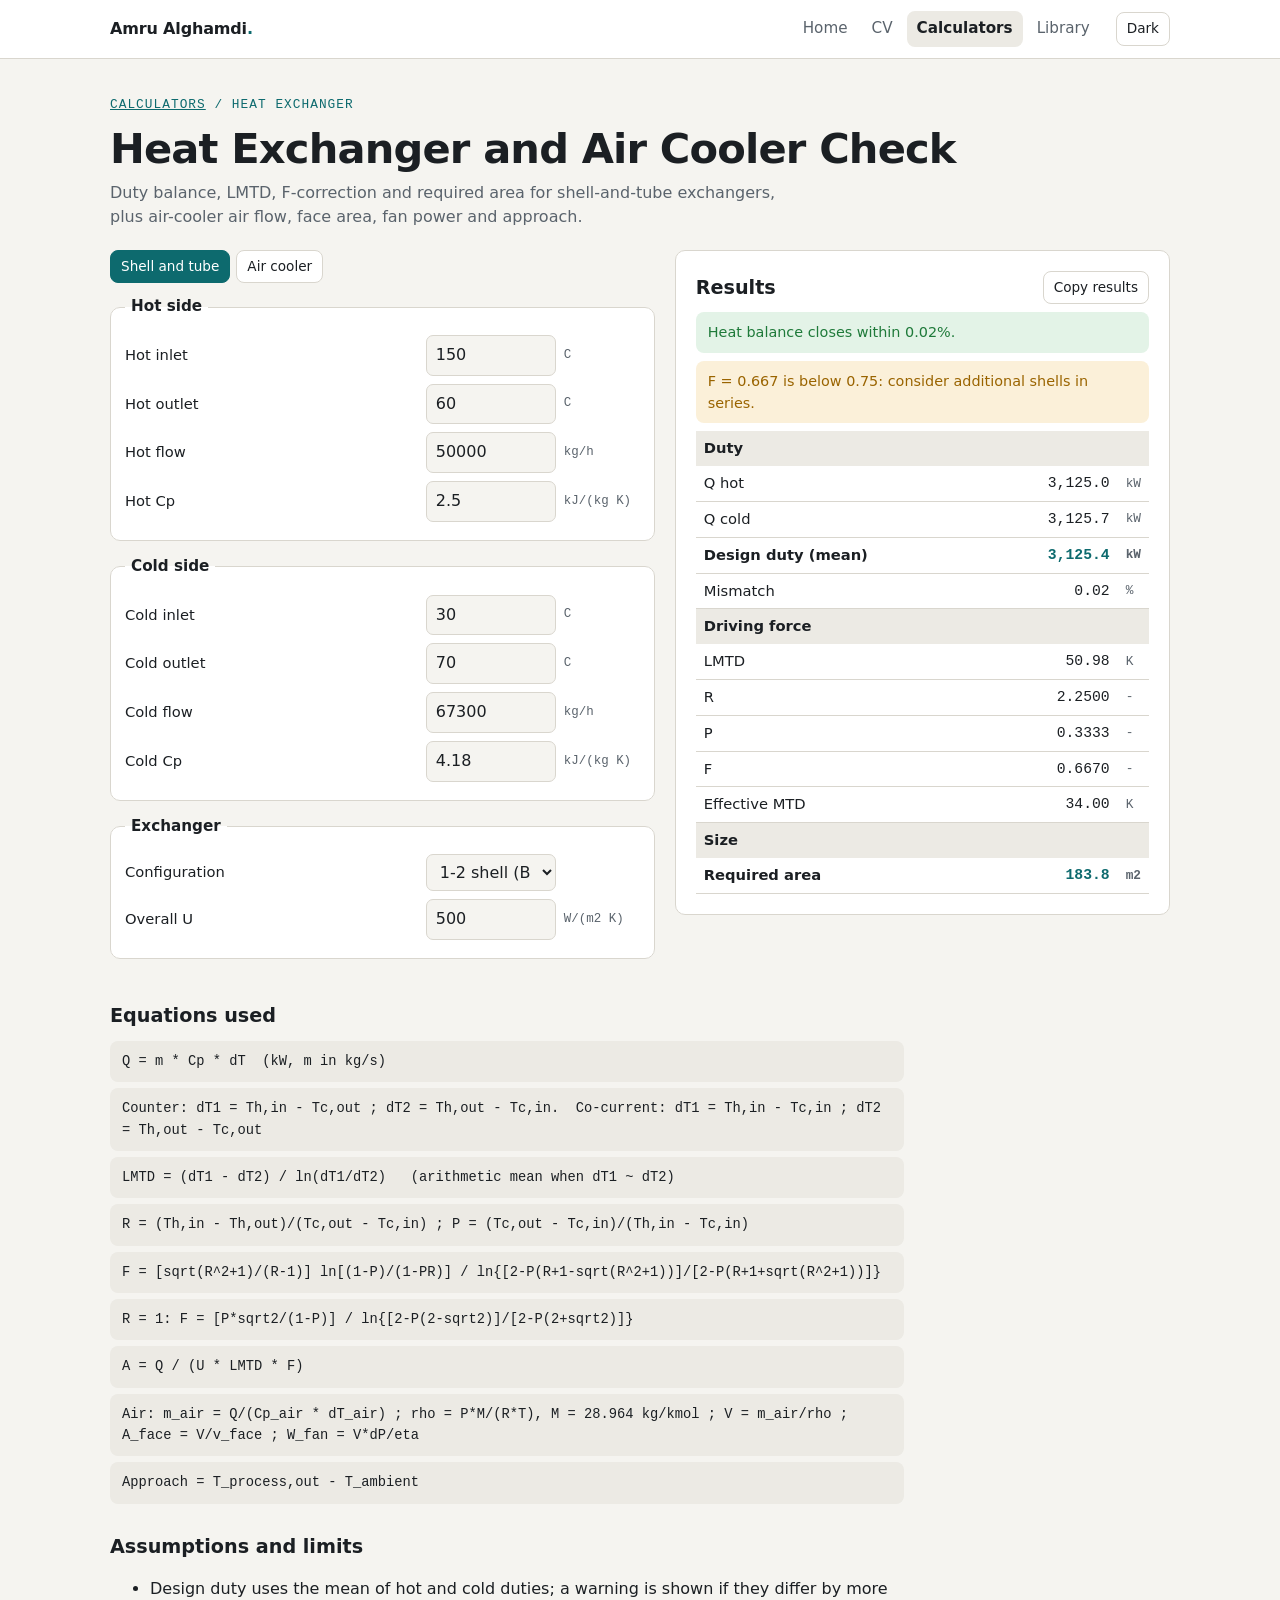
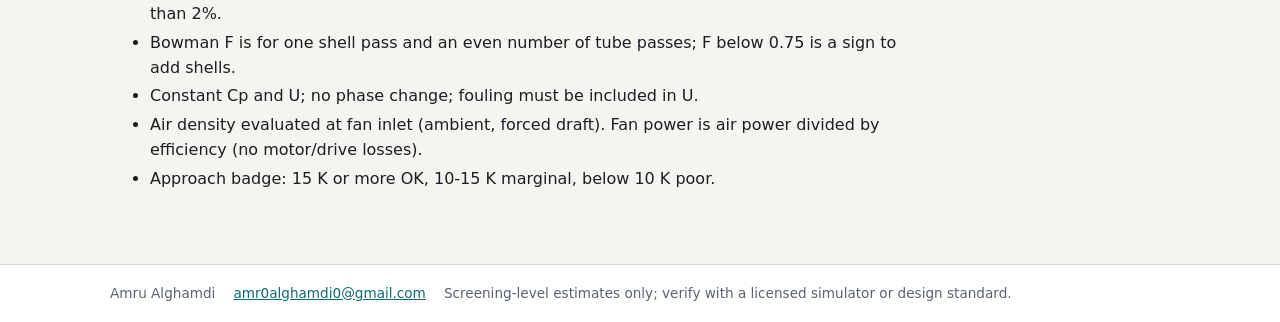
<file: docs/calc/heat-exchanger.html>
<!doctype html>
<html lang="en"><head><meta charset="utf-8"><meta name="viewport" content="width=device-width,initial-scale=1">
<title>Heat Exchanger and Air Cooler Check | Amru Alghamdi</title><meta name="description" content="Duty balance, LMTD, F-correction and required area for shell-and-tube exchangers, plus air-cooler air flow, face area, fan power and approach.">
<link rel="stylesheet" href="../style.css"><script src="../app.js"></script></head>
<body><header class="top"><div class="wrap"><a class="brand" href="../index.html">Amru Alghamdi<span>.</span></a>
<nav class="main" aria-label="Main"><a href="../index.html">Home</a><a href="../cv.html">CV</a><a href="../calculators.html" class="on" aria-current="page">Calculators</a><a href="../library.html">Library</a></nav><button class="btn sm" id="theme" type="button">Theme</button></div></header>
<main><div class="wrap"><p class="kicker"><a href="../calculators.html">Calculators</a> / Heat exchanger</p>
<h1>Heat Exchanger and Air Cooler Check</h1><p class="lead">Duty balance, LMTD, F-correction and required area for shell-and-tube exchangers, plus air-cooler air flow, face area, fan power and approach.</p>
<div class="calc"><form id="calc-form" novalidate autocomplete="off"><div class="tabs noprint" role="tablist"><button type="button" class="btn sm" role="tab" data-tab="p-st" aria-selected="true">Shell and tube</button><button type="button" class="btn sm" role="tab" data-tab="p-ac" aria-selected="false">Air cooler</button></div><div id="p-st"><fieldset><legend>Hot side</legend><div class="f"><label for="hi">Hot inlet</label><input id="hi" type="number" step="any" inputmode="decimal" value="150" data-num><span class="u">C</span></div><div class="f"><label for="ho">Hot outlet</label><input id="ho" type="number" step="any" inputmode="decimal" value="60" data-num><span class="u">C</span></div><div class="f"><label for="hm">Hot flow</label><input id="hm" type="number" step="any" inputmode="decimal" value="50000" data-num data-gt="0"><span class="u">kg/h</span></div><div class="f"><label for="hc">Hot Cp</label><input id="hc" type="number" step="any" inputmode="decimal" value="2.5" data-num data-gt="0"><span class="u">kJ/(kg K)</span></div></fieldset><fieldset><legend>Cold side</legend><div class="f"><label for="ci">Cold inlet</label><input id="ci" type="number" step="any" inputmode="decimal" value="30" data-num><span class="u">C</span></div><div class="f"><label for="co">Cold outlet</label><input id="co" type="number" step="any" inputmode="decimal" value="70" data-num><span class="u">C</span></div><div class="f"><label for="cm">Cold flow</label><input id="cm" type="number" step="any" inputmode="decimal" value="67300" data-num data-gt="0"><span class="u">kg/h</span></div><div class="f"><label for="cc">Cold Cp</label><input id="cc" type="number" step="any" inputmode="decimal" value="4.18" data-num data-gt="0"><span class="u">kJ/(kg K)</span></div></fieldset><fieldset><legend>Exchanger</legend><div class="f"><label for="cfg">Configuration</label><select id="cfg"><option value="b12">1-2 shell (Bowman F)</option><option value="cc">Counter-current</option><option value="co">Co-current</option><option value="man">Manual F</option></select><span class="u"></span></div><div class="f"><label for="fman">Manual F</label><input id="fman" type="number" step="any" inputmode="decimal" value="0.9" data-num min="0.1" max="1"><span class="u">-</span></div><div class="f"><label for="u">Overall U</label><input id="u" type="number" step="any" inputmode="decimal" value="500" data-num data-gt="0"><span class="u">W/(m2 K)</span></div></fieldset></div><div id="p-ac" hidden><fieldset><legend>Process side</legend><div class="f"><label for="ai">Process inlet</label><input id="ai" type="number" step="any" inputmode="decimal" value="120" data-num><span class="u">C</span></div><div class="f"><label for="ao">Process outlet</label><input id="ao" type="number" step="any" inputmode="decimal" value="55" data-num><span class="u">C</span></div><div class="f"><label for="am">Process flow</label><input id="am" type="number" step="any" inputmode="decimal" value="40000" data-num data-gt="0"><span class="u">kg/h</span></div><div class="f"><label for="ac">Process Cp</label><input id="ac" type="number" step="any" inputmode="decimal" value="2.3" data-num data-gt="0"><span class="u">kJ/(kg K)</span></div></fieldset><fieldset><legend>Air side</legend><div class="f"><label for="ta">Ambient (air inlet)</label><input id="ta" type="number" step="any" inputmode="decimal" value="40" data-num><span class="u">C</span></div><div class="f"><label for="dta">Air temperature rise</label><input id="dta" type="number" step="any" inputmode="decimal" value="20" data-num data-gt="0"><span class="u">K</span></div><div class="f"><label for="cpa">Air Cp</label><input id="cpa" type="number" step="any" inputmode="decimal" value="1006" data-num data-gt="0"><span class="u">J/(kg K)</span></div><div class="f"><label for="pa">Site pressure</label><input id="pa" type="number" step="any" inputmode="decimal" value="101.325" data-num data-gt="0"><span class="u">kPa(a)</span></div><div class="f"><label for="fv">Face velocity</label><input id="fv" type="number" step="any" inputmode="decimal" value="3.0" data-num data-gt="0"><span class="u">m/s</span></div><div class="f"><label for="dp">Fan static pressure</label><input id="dp" type="number" step="any" inputmode="decimal" value="150" data-num min="0"><span class="u">Pa</span></div><div class="f"><label for="eta">Fan efficiency</label><input id="eta" type="number" step="any" inputmode="decimal" value="65" data-num max="100" data-gt="0"><span class="u">%</span></div></fieldset><fieldset><legend>Exchanger</legend><div class="f"><label for="af">LMTD correction F</label><input id="af" type="number" step="any" inputmode="decimal" value="0.95" data-num min="0.1" max="1"><span class="u">-</span></div><div class="f"><label for="au">Overall U (bare tube)</label><input id="au" type="number" step="any" inputmode="decimal" value="50" data-num data-gt="0"><span class="u">W/(m2 K)</span></div></fieldset></div></form>
<section class="out panel" aria-live="polite"><div class="row" style="justify-content:space-between"><h2 style="margin:0">Results</h2>
<button class="btn sm noprint" id="copy" type="button">Copy results</button></div><div id="results"></div></section></div>
<section class="doc"><h2>Equations used</h2><span class="eq">Q = m * Cp * dT  (kW, m in kg/s)</span><span class="eq">Counter: dT1 = Th,in - Tc,out ; dT2 = Th,out - Tc,in.  Co-current: dT1 = Th,in - Tc,in ; dT2 = Th,out - Tc,out</span><span class="eq">LMTD = (dT1 - dT2) / ln(dT1/dT2)   (arithmetic mean when dT1 ~ dT2)</span><span class="eq">R = (Th,in - Th,out)/(Tc,out - Tc,in) ; P = (Tc,out - Tc,in)/(Th,in - Tc,in)</span><span class="eq">F = [sqrt(R^2+1)/(R-1)] ln[(1-P)/(1-PR)] / ln{[2-P(R+1-sqrt(R^2+1))]/[2-P(R+1+sqrt(R^2+1))]}</span><span class="eq">R = 1: F = [P*sqrt2/(1-P)] / ln{[2-P(2-sqrt2)]/[2-P(2+sqrt2)]}</span><span class="eq">A = Q / (U * LMTD * F)</span><span class="eq">Air: m_air = Q/(Cp_air * dT_air) ; rho = P*M/(R*T), M = 28.964 kg/kmol ; V = m_air/rho ; A_face = V/v_face ; W_fan = V*dP/eta</span><span class="eq">Approach = T_process,out - T_ambient</span><h2>Assumptions and limits</h2><ul><li>Design duty uses the mean of hot and cold duties; a warning is shown if they differ by more than 2%.</li><li>Bowman F is for one shell pass and an even number of tube passes; F below 0.75 is a sign to add shells.</li><li>Constant Cp and U; no phase change; fouling must be included in U.</li><li>Air density evaluated at fan inlet (ambient, forced draft). Fan power is air power divided by efficiency (no motor/drive losses).</li><li>Approach badge: 15 K or more OK, 10-15 K marginal, below 10 K poor.</li></ul></section>
<script>function lm(a,b){if(a<=0||b<=0)App.err('Temperature cross: terminal temperature differences must both be positive (dT1 = '+App.fmt(a,1)+', dT2 = '+App.fmt(b,1)+' K).');
return Math.abs(a-b)<1e-6*Math.max(a,b)?(a+b)/2:(a-b)/Math.log(a/b);}
function bow(R,P){var s,x,y;if(Math.abs(R-1)<1e-6){x=P*Math.SQRT2/(1-P);y=(2-P*(2-Math.SQRT2))/(2-P*(2+Math.SQRT2));if(!(P<1)||!(y>0))return NaN;return x/Math.log(y);}
s=Math.sqrt(R*R+1);x=(1-P)/(1-P*R);y=(2-P*(R+1-s))/(2-P*(R+1+s));if(!(x>0)||!(y>0))return NaN;return s/(R-1)*Math.log(x)/Math.log(y);}
App.calc(function(v){var f=App.fmt,w=[],ok=[];if(!document.getElementById('p-st').hidden){
var hi=v('hi'),ho=v('ho'),ci=v('ci'),co=v('co'),cfg=App.s('cfg');if(hi<=ho)App.err('Hot outlet must be below hot inlet.','ho');if(co<=ci)App.err('Cold outlet must be above cold inlet.','co');
var qh=v('hm')/3600*v('hc')*(hi-ho),qc=v('cm')/3600*v('cc')*(co-ci),q=(qh+qc)/2,mm=Math.abs(qh-qc)/q*100;
if(mm>2)w.push('Heat balance mismatch '+f(mm,1)+'% (> 2%): check flows, Cp or temperatures.');else ok.push('Heat balance closes within '+f(mm,2)+'%.');
var L,F=1,R=(hi-ho)/(co-ci),P=(co-ci)/(hi-ci);document.getElementById('fman').closest('.f').hidden=cfg!=='man';
if(cfg==='co')L=lm(hi-ci,ho-co);else L=lm(hi-co,ho-ci);
if(cfg==='b12'){F=bow(R,P);if(!isFinite(F)||F<=0)App.err('1-2 shell F is undefined for these temperatures (R = '+f(R,3)+', P = '+f(P,3)+'): use more shells in series or true counter-current.');
if(F<0.75)w.push('F = '+f(F,3)+' is below 0.75: consider additional shells in series.');}if(cfg==='man')F=v('fman');
var A=q*1000/(v('u')*L*F);return{rows:['Duty',['Q hot',f(qh,1),'kW'],['Q cold',f(qc,1),'kW'],['Design duty (mean)',f(q,1),'kW','key'],['Mismatch',f(mm,2),'%'],
'Driving force',['LMTD',f(L,2),'K'],['R',f(R,4),'-'],['P',f(P,4),'-'],['F',f(F,4),'-'],['Effective MTD',f(L*F,2),'K'],'Size',['Required area',f(A,1),'m2','key']],warn:w,ok:ok};}
var ti=v('ai'),to=v('ao'),ta=v('ta'),dta=v('dta'),tao=ta+dta;if(ti<=to)App.err('Process outlet must be below process inlet.','ao');
var q2=v('am')/3600*v('ac')*(ti-to),ma=q2*1000/(v('cpa')*dta),rho=v('pa')*1000*28.964/(8314.462*(ta+273.15)),V=ma/rho,Af=V/v('fv'),W=V*v('dp')/(v('eta')/100)/1000;
var L2=lm(ti-tao,to-ta),A2=q2*1000/(v('au')*L2*v('af')),ap=to-ta,bd=ap>=15?'<span class="badge b-ok">OK</span>':ap>=10?'<span class="badge b-wa">Marginal</span>':'<span class="badge b-er">Poor</span>';
if(ap<10)w.push('Approach below 10 K: air cooler will struggle on hot days; consider trim cooler.');else if(ap<15)w.push('Approach 10-15 K is marginal for summer ambient.');
return{rows:['Duty',['Process duty',f(q2,1),'kW','key'],['Air outlet temperature',f(tao,1),'C'],'Air side',['Air mass flow',f(ma,2),'kg/s'],['Air density at inlet',f(rho,4),'kg/m3'],
['Air volumetric flow',f(V,2),'m3/s'],['Air volumetric flow',f(V*3600,0),'m3/h'],['Face area',f(Af,2),'m2','key'],['Fan power (air side)',f(W,2),'kW','key'],
'Thermal',['LMTD (counter basis)',f(L2,2),'K'],['Required bare area',f(A2,1),'m2'],['Approach',f(ap,1)+' K '+bd,'','key']],warn:w};});</script></div></main>
<footer class="ft"><div class="wrap"><span>Amru Alghamdi</span><a href="mailto:amr0alghamdi0@gmail.com">amr0alghamdi0@gmail.com</a><span id="disc">Screening-level estimates only; verify with a licensed simulator or design standard.</span></div></footer>
</body></html>
</file>
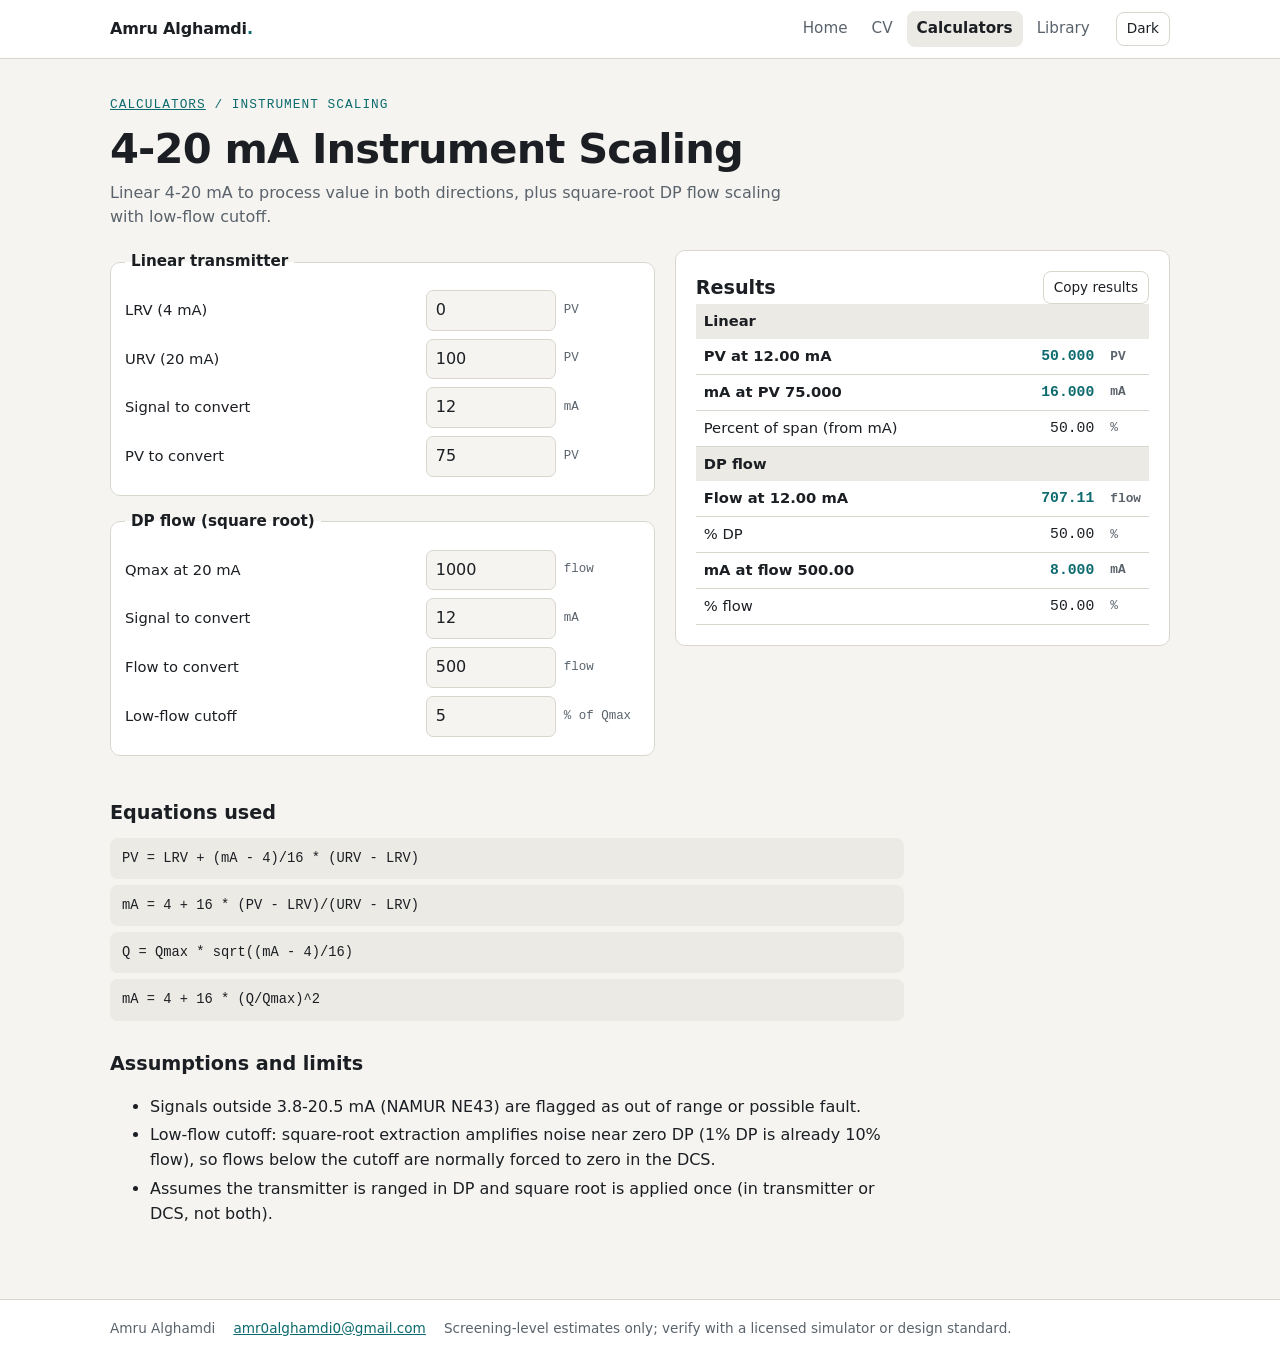
<file: docs/calc/instrument-scaling.html>
<!doctype html>
<html lang="en"><head><meta charset="utf-8"><meta name="viewport" content="width=device-width,initial-scale=1">
<title>4-20 mA Instrument Scaling | Amru Alghamdi</title><meta name="description" content="Linear 4-20 mA to process value in both directions, plus square-root DP flow scaling with low-flow cutoff.">
<link rel="stylesheet" href="../style.css"><script src="../app.js"></script></head>
<body><header class="top"><div class="wrap"><a class="brand" href="../index.html">Amru Alghamdi<span>.</span></a>
<nav class="main" aria-label="Main"><a href="../index.html">Home</a><a href="../cv.html">CV</a><a href="../calculators.html" class="on" aria-current="page">Calculators</a><a href="../library.html">Library</a></nav><button class="btn sm" id="theme" type="button">Theme</button></div></header>
<main><div class="wrap"><p class="kicker"><a href="../calculators.html">Calculators</a> / Instrument scaling</p>
<h1>4-20 mA Instrument Scaling</h1><p class="lead">Linear 4-20 mA to process value in both directions, plus square-root DP flow scaling with low-flow cutoff.</p>
<div class="calc"><form id="calc-form" novalidate autocomplete="off"><fieldset><legend>Linear transmitter</legend><div class="f"><label for="lrv">LRV (4 mA)</label><input id="lrv" type="number" step="any" inputmode="decimal" value="0" data-num><span class="u">PV</span></div><div class="f"><label for="urv">URV (20 mA)</label><input id="urv" type="number" step="any" inputmode="decimal" value="100" data-num><span class="u">PV</span></div><div class="f"><label for="ma">Signal to convert</label><input id="ma" type="number" step="any" inputmode="decimal" value="12" data-num><span class="u">mA</span></div><div class="f"><label for="pv">PV to convert</label><input id="pv" type="number" step="any" inputmode="decimal" value="75" data-num><span class="u">PV</span></div></fieldset><fieldset><legend>DP flow (square root)</legend><div class="f"><label for="qmax">Qmax at 20 mA</label><input id="qmax" type="number" step="any" inputmode="decimal" value="1000" data-num data-gt="0"><span class="u">flow</span></div><div class="f"><label for="fma">Signal to convert</label><input id="fma" type="number" step="any" inputmode="decimal" value="12" data-num><span class="u">mA</span></div><div class="f"><label for="fq">Flow to convert</label><input id="fq" type="number" step="any" inputmode="decimal" value="500" data-num min="0"><span class="u">flow</span></div><div class="f"><label for="cut">Low-flow cutoff</label><input id="cut" type="number" step="any" inputmode="decimal" value="5" data-num min="0" max="50"><span class="u">% of Qmax</span></div></fieldset></form>
<section class="out panel" aria-live="polite"><div class="row" style="justify-content:space-between"><h2 style="margin:0">Results</h2>
<button class="btn sm noprint" id="copy" type="button">Copy results</button></div><div id="results"></div></section></div>
<section class="doc"><h2>Equations used</h2><span class="eq">PV = LRV + (mA - 4)/16 * (URV - LRV)</span><span class="eq">mA = 4 + 16 * (PV - LRV)/(URV - LRV)</span><span class="eq">Q = Qmax * sqrt((mA - 4)/16)</span><span class="eq">mA = 4 + 16 * (Q/Qmax)^2</span><h2>Assumptions and limits</h2><ul><li>Signals outside 3.8-20.5 mA (NAMUR NE43) are flagged as out of range or possible fault.</li><li>Low-flow cutoff: square-root extraction amplifies noise near zero DP (1% DP is already 10% flow), so flows below the cutoff are normally forced to zero in the DCS.</li><li>Assumes the transmitter is ranged in DP and square root is applied once (in transmitter or DCS, not both).</li></ul></section>
<script>App.calc(function(v){var f=App.fmt,w=[],L=v('lrv'),U=v('urv'),m=v('ma'),p=v('pv'),Q=v('qmax'),fm=v('fma'),fq=v('fq'),c=v('cut')/100;
if(U===L)App.err('URV must differ from LRV.','urv');function chk(x,nm){if(x<3.6||x>21)w.push(nm+' '+f(x,2)+' mA is outside 3.6-21 mA: likely transmitter fault.');else if(x<3.8||x>20.5)w.push(nm+' '+f(x,2)+' mA is outside the NAMUR 3.8-20.5 mA range.');}
chk(m,'Linear signal');chk(fm,'Flow signal');var pv=L+(m-4)/16*(U-L),ma=4+16*(p-L)/(U-L);if(ma<4||ma>20)w.push('PV is outside the calibrated range.');
if(fm<4)App.err('Square-root flow signal must be at least 4 mA.','fma');var q=Q*Math.sqrt((fm-4)/16),ma2=4+16*Math.pow(fq/Q,2),qs=q<c*Q?f(0,2)+' (below cutoff; raw '+f(q,2)+')':f(q,2);
if(q<c*Q)w.push('Flow is below the low-flow cutoff ('+f(c*100,1)+'% of Qmax), DCS would show zero.');if(fq>Q)w.push('Flow to convert exceeds Qmax.');
return{rows:['Linear',['PV at '+f(m,2)+' mA',f(pv,3),'PV','key'],['mA at PV '+f(p,3),f(ma,3),'mA','key'],['Percent of span (from mA)',f((m-4)/16*100,2),'%'],
'DP flow',['Flow at '+f(fm,2)+' mA',qs,'flow','key'],['% DP',f((fm-4)/16*100,2),'%'],['mA at flow '+f(fq,2),f(ma2,3),'mA','key'],['% flow',f(fq/Q*100,2),'%']],warn:w};});</script></div></main>
<footer class="ft"><div class="wrap"><span>Amru Alghamdi</span><a href="mailto:amr0alghamdi0@gmail.com">amr0alghamdi0@gmail.com</a><span id="disc">Screening-level estimates only; verify with a licensed simulator or design standard.</span></div></footer>
</body></html>
</file>
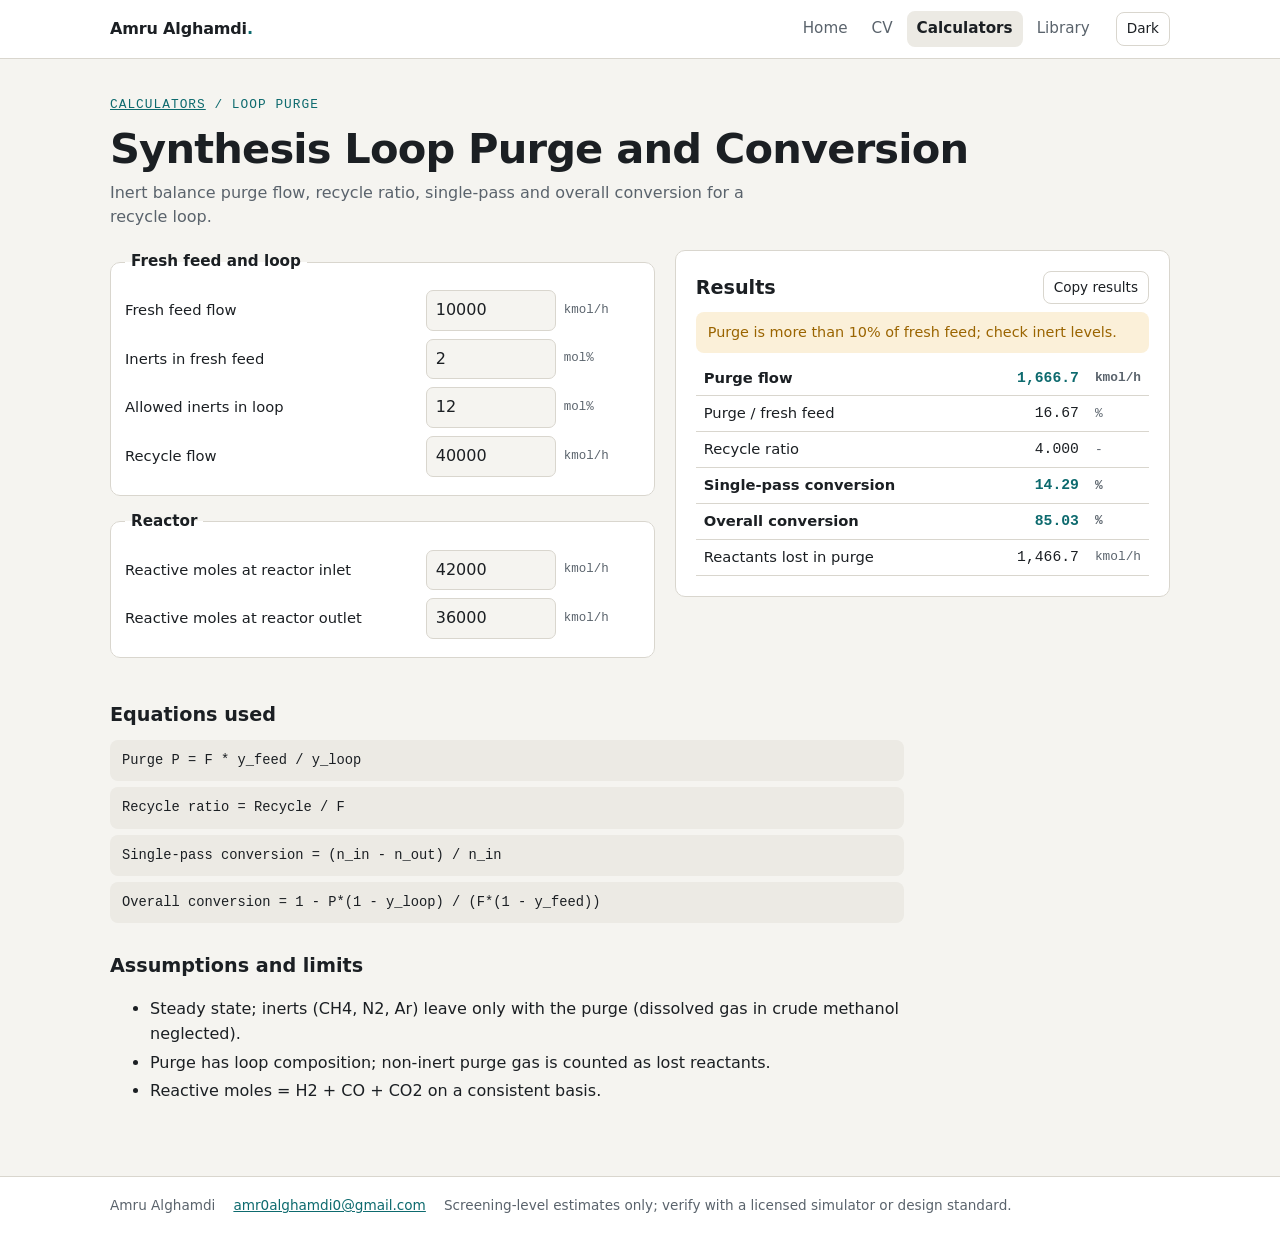
<file: docs/calc/loop-purge.html>
<!doctype html>
<html lang="en"><head><meta charset="utf-8"><meta name="viewport" content="width=device-width,initial-scale=1">
<title>Synthesis Loop Purge and Conversion | Amru Alghamdi</title><meta name="description" content="Inert balance purge flow, recycle ratio, single-pass and overall conversion for a recycle loop.">
<link rel="stylesheet" href="../style.css"><script src="../app.js"></script></head>
<body><header class="top"><div class="wrap"><a class="brand" href="../index.html">Amru Alghamdi<span>.</span></a>
<nav class="main" aria-label="Main"><a href="../index.html">Home</a><a href="../cv.html">CV</a><a href="../calculators.html" class="on" aria-current="page">Calculators</a><a href="../library.html">Library</a></nav><button class="btn sm" id="theme" type="button">Theme</button></div></header>
<main><div class="wrap"><p class="kicker"><a href="../calculators.html">Calculators</a> / Loop purge</p>
<h1>Synthesis Loop Purge and Conversion</h1><p class="lead">Inert balance purge flow, recycle ratio, single-pass and overall conversion for a recycle loop.</p>
<div class="calc"><form id="calc-form" novalidate autocomplete="off"><fieldset><legend>Fresh feed and loop</legend><div class="f"><label for="F">Fresh feed flow</label><input id="F" type="number" step="any" inputmode="decimal" value="10000" data-num data-gt="0"><span class="u">kmol/h</span></div><div class="f"><label for="yf">Inerts in fresh feed</label><input id="yf" type="number" step="any" inputmode="decimal" value="2" data-num min="0"><span class="u">mol%</span></div><div class="f"><label for="yl">Allowed inerts in loop</label><input id="yl" type="number" step="any" inputmode="decimal" value="12" data-num max="100" data-gt="0"><span class="u">mol%</span></div><div class="f"><label for="rec">Recycle flow</label><input id="rec" type="number" step="any" inputmode="decimal" value="40000" data-num min="0"><span class="u">kmol/h</span></div></fieldset><fieldset><legend>Reactor</legend><div class="f"><label for="nin">Reactive moles at reactor inlet</label><input id="nin" type="number" step="any" inputmode="decimal" value="42000" data-num data-gt="0"><span class="u">kmol/h</span></div><div class="f"><label for="nout">Reactive moles at reactor outlet</label><input id="nout" type="number" step="any" inputmode="decimal" value="36000" data-num min="0"><span class="u">kmol/h</span></div></fieldset></form>
<section class="out panel" aria-live="polite"><div class="row" style="justify-content:space-between"><h2 style="margin:0">Results</h2>
<button class="btn sm noprint" id="copy" type="button">Copy results</button></div><div id="results"></div></section></div>
<section class="doc"><h2>Equations used</h2><span class="eq">Purge P = F * y_feed / y_loop</span><span class="eq">Recycle ratio = Recycle / F</span><span class="eq">Single-pass conversion = (n_in - n_out) / n_in</span><span class="eq">Overall conversion = 1 - P*(1 - y_loop) / (F*(1 - y_feed))</span><h2>Assumptions and limits</h2><ul><li>Steady state; inerts (CH4, N2, Ar) leave only with the purge (dissolved gas in crude methanol neglected).</li><li>Purge has loop composition; non-inert purge gas is counted as lost reactants.</li><li>Reactive moles = H2 + CO + CO2 on a consistent basis.</li></ul></section>
<script>App.calc(function(v){var f=App.fmt,F=v('F'),yf=v('yf')/100,yl=v('yl')/100,R=v('rec'),ni=v('nin'),no=v('nout'),w=[];
if(yl<=yf)App.err('Allowed loop inerts must be greater than feed inerts, otherwise purge would exceed the fresh feed.','yl');
if(no>ni)App.err('Reactor outlet reactive moles cannot exceed inlet.','nout');if(yf>=1)App.err('Feed inerts must be below 100 mol%.','yf');
var P=F*yf/yl,spc=(ni-no)/ni,ov=1-P*(1-yl)/(F*(1-yf));if(P/F>0.1)w.push('Purge is more than 10% of fresh feed; check inert levels.');
return{rows:[['Purge flow',f(P,1),'kmol/h','key'],['Purge / fresh feed',f(P/F*100,2),'%'],['Recycle ratio',f(R/F,3),'-'],['Single-pass conversion',f(spc*100,2),'%','key'],
['Overall conversion',f(ov*100,2),'%','key'],['Reactants lost in purge',f(P*(1-yl),1),'kmol/h']],warn:w};});</script></div></main>
<footer class="ft"><div class="wrap"><span>Amru Alghamdi</span><a href="mailto:amr0alghamdi0@gmail.com">amr0alghamdi0@gmail.com</a><span id="disc">Screening-level estimates only; verify with a licensed simulator or design standard.</span></div></footer>
</body></html>
</file>
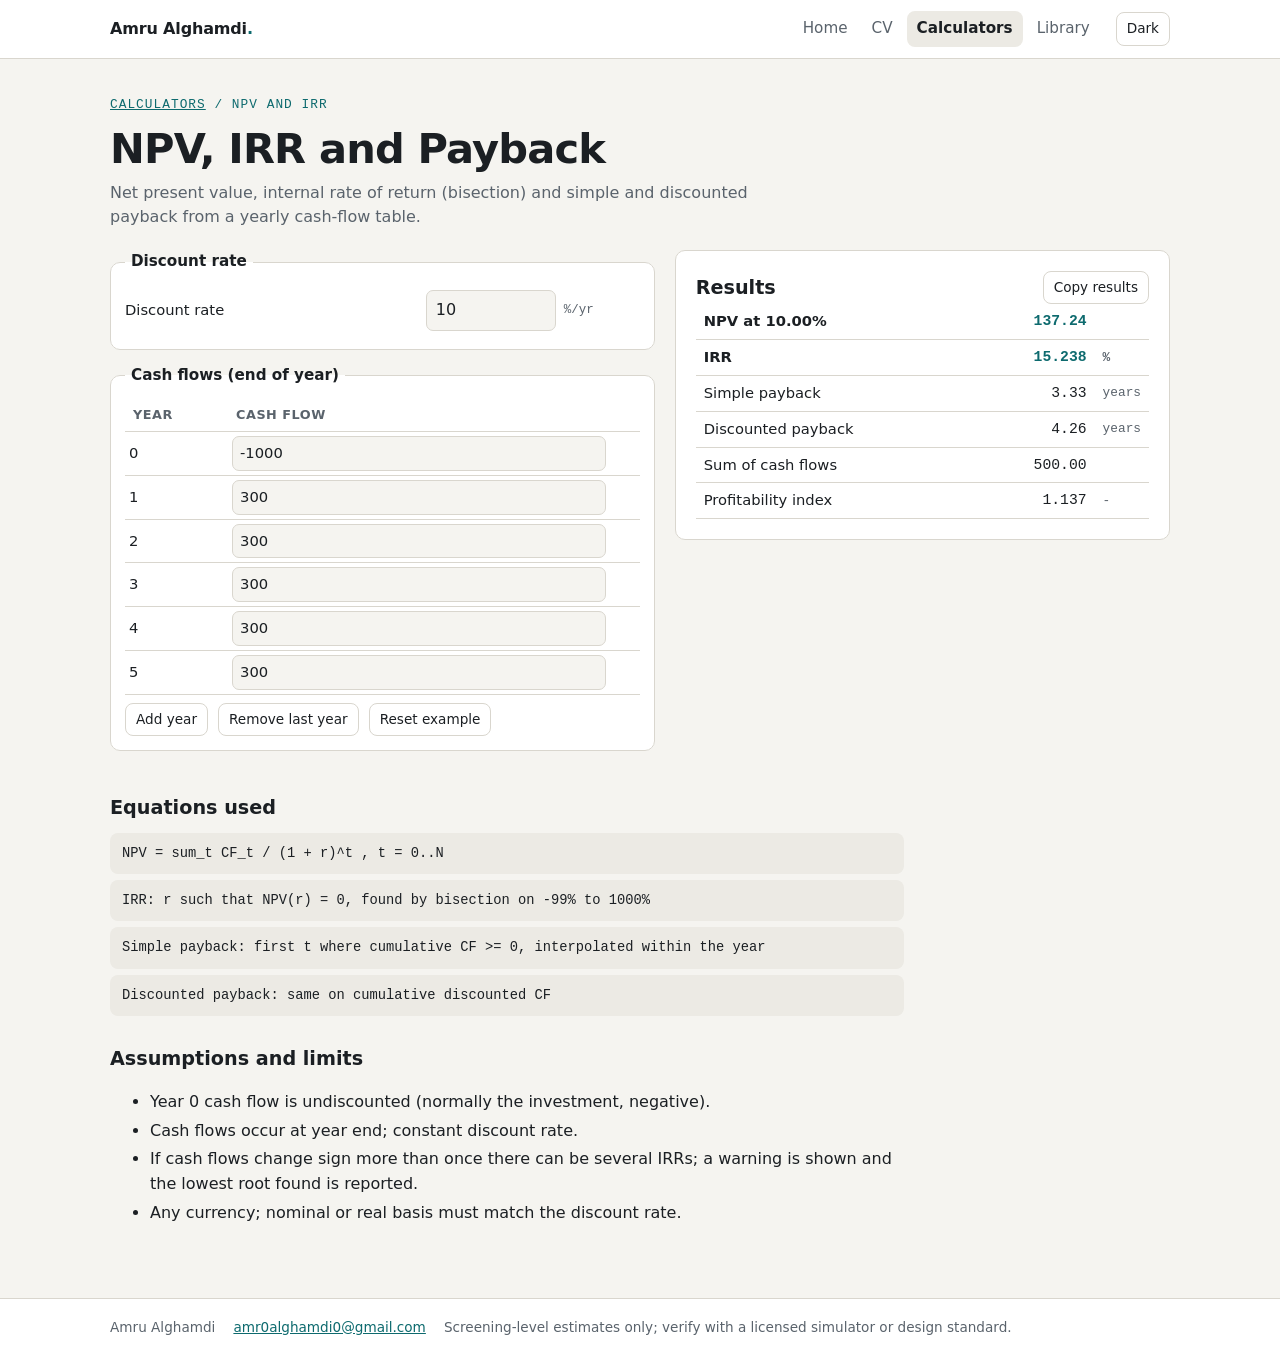
<file: docs/calc/npv-irr.html>
<!doctype html>
<html lang="en"><head><meta charset="utf-8"><meta name="viewport" content="width=device-width,initial-scale=1">
<title>NPV, IRR and Payback | Amru Alghamdi</title><meta name="description" content="Net present value, internal rate of return (bisection) and simple and discounted payback from a yearly cash-flow table.">
<link rel="stylesheet" href="../style.css"><script src="../app.js"></script></head>
<body><header class="top"><div class="wrap"><a class="brand" href="../index.html">Amru Alghamdi<span>.</span></a>
<nav class="main" aria-label="Main"><a href="../index.html">Home</a><a href="../cv.html">CV</a><a href="../calculators.html" class="on" aria-current="page">Calculators</a><a href="../library.html">Library</a></nav><button class="btn sm" id="theme" type="button">Theme</button></div></header>
<main><div class="wrap"><p class="kicker"><a href="../calculators.html">Calculators</a> / NPV and IRR</p>
<h1>NPV, IRR and Payback</h1><p class="lead">Net present value, internal rate of return (bisection) and simple and discounted payback from a yearly cash-flow table.</p>
<div class="calc"><form id="calc-form" novalidate autocomplete="off"><fieldset><legend>Discount rate</legend><div class="f"><label for="rate">Discount rate</label><input id="rate" type="number" step="any" inputmode="decimal" value="10" data-num data-gt="-100"><span class="u">%/yr</span></div></fieldset><fieldset><legend>Cash flows (end of year)</legend><table class="tbl-in"><thead><tr><th>Year</th><th>Cash flow</th><th></th></tr></thead><tbody id="cf"></tbody></table><div class="row noprint" style="margin-top:8px"><button type="button" class="btn sm" id="add">Add year</button><button type="button" class="btn sm" id="del">Remove last year</button><button type="button" class="btn sm" id="rst">Reset example</button></div></fieldset></form>
<section class="out panel" aria-live="polite"><div class="row" style="justify-content:space-between"><h2 style="margin:0">Results</h2>
<button class="btn sm noprint" id="copy" type="button">Copy results</button></div><div id="results"></div></section></div>
<section class="doc"><h2>Equations used</h2><span class="eq">NPV = sum_t CF_t / (1 + r)^t , t = 0..N</span><span class="eq">IRR: r such that NPV(r) = 0, found by bisection on -99% to 1000%</span><span class="eq">Simple payback: first t where cumulative CF &gt;= 0, interpolated within the year</span><span class="eq">Discounted payback: same on cumulative discounted CF</span><h2>Assumptions and limits</h2><ul><li>Year 0 cash flow is undiscounted (normally the investment, negative).</li><li>Cash flows occur at year end; constant discount rate.</li><li>If cash flows change sign more than once there can be several IRRs; a warning is shown and the lowest root found is reported.</li><li>Any currency; nominal or real basis must match the discount rate.</li></ul></section>
<script>var D=document,tb=D.getElementById('cf'),def=[-1000,300,300,300,300,300];
function rows(a){tb.innerHTML=a.map(function(x,i){return '<tr><td>'+i+'</td><td><input id="cf'+i+'" type="number" step="any" data-num data-label="Cash flow year '+i+'" value="'+x+'"></td><td></td></tr>';}).join('');}
function cur(){return Array.prototype.map.call(tb.querySelectorAll('input'),function(e){return e.value;});}
rows(App.store.get('npv-cf',def));
D.getElementById('add').onclick=function(){var a=cur();a.push(a.length?a[a.length-1]:0);rows(a);App.run();};
D.getElementById('del').onclick=function(){var a=cur();if(a.length>2){a.pop();rows(a);App.run();}};
D.getElementById('rst').onclick=function(){rows(def);App.run();};
function npv(c,r){return c.reduce(function(s,x,t){return s+x/Math.pow(1+r,t);},0);}
function pb(c){var s=0;for(var t=0;t<c.length;t++){var p=s;s+=c[t];if(t>0&&p<0&&s>=0)return t-1+(-p)/c[t];if(t===0&&s>=0)return 0;}return null;}
App.calc(function(v){var f=App.fmt,w=[],n=tb.querySelectorAll('input').length,c=[];for(var i=0;i<n;i++)c.push(v('cf'+i));App.store.set('npv-cf',c);
var r=v('rate')/100,N=npv(c,r),sc=0;for(i=1;i<n;i++)if(c[i]!==0&&c[i-1]!==0&&(c[i]>0)!==(c[i-1]>0))sc++;
var lo=-0.99,hi=10,flo=npv(c,lo),fhi=npv(c,hi),irr=null;
if(isFinite(flo)&&isFinite(fhi)&&flo*fhi<=0){for(i=0;i<200;i++){var m=(lo+hi)/2,fm=npv(c,m);if(flo*fm<=0){hi=m;}else{lo=m;flo=fm;}if(hi-lo<1e-10)break;}irr=(lo+hi)/2;}
if(sc>1)w.push('Cash flows change sign '+sc+' times: multiple IRRs are possible.');
var dc=c.map(function(x,t){return x/Math.pow(1+r,t);}),p1=pb(c),p2=pb(dc);
return{rows:[['NPV at '+f(r*100,2)+'%',f(N,2),'','key'],['IRR',irr===null?'No solution (NPV does not change sign between -99% and 1000%)':f(irr*100,3),irr===null?'':'%','key'],
['Simple payback',p1===null?'Not reached':f(p1,2),p1===null?'':'years'],['Discounted payback',p2===null?'Not reached':f(p2,2),p2===null?'':'years'],
['Sum of cash flows',f(c.reduce(function(a,b){return a+b;},0),2),''],['Profitability index',c[0]<0?f(1+N/-c[0],3):'n/a','-']],warn:w};});</script></div></main>
<footer class="ft"><div class="wrap"><span>Amru Alghamdi</span><a href="mailto:amr0alghamdi0@gmail.com">amr0alghamdi0@gmail.com</a><span id="disc">Screening-level estimates only; verify with a licensed simulator or design standard.</span></div></footer>
</body></html>
</file>
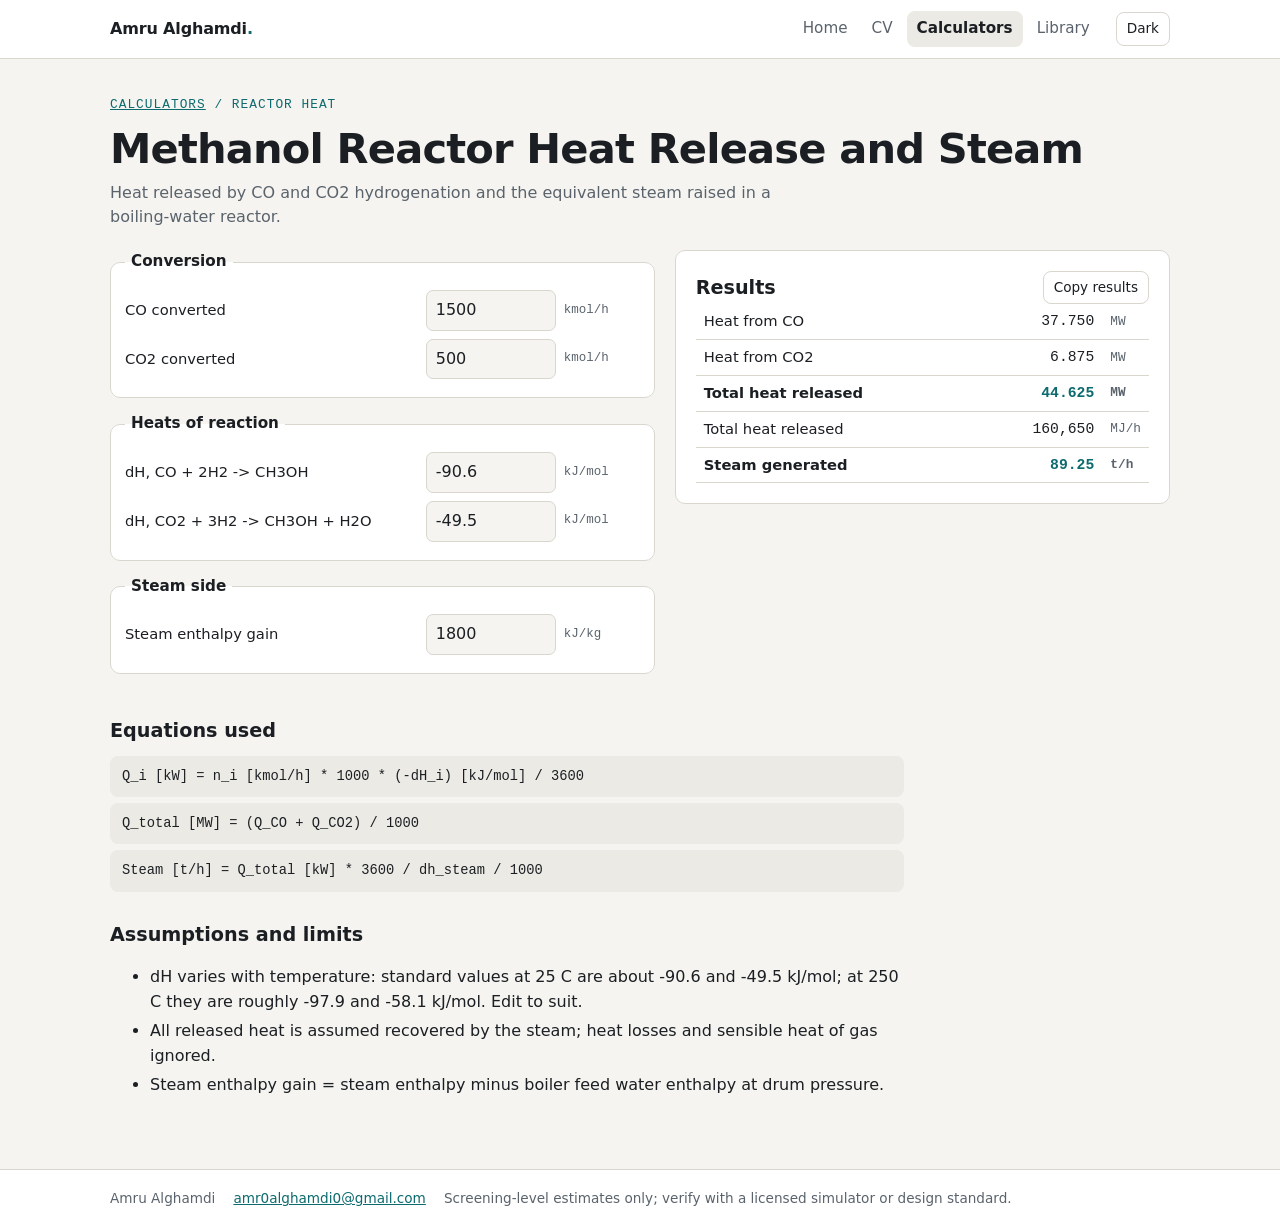
<file: docs/calc/reactor-heat.html>
<!doctype html>
<html lang="en"><head><meta charset="utf-8"><meta name="viewport" content="width=device-width,initial-scale=1">
<title>Methanol Reactor Heat Release and Steam | Amru Alghamdi</title><meta name="description" content="Heat released by CO and CO2 hydrogenation and the equivalent steam raised in a boiling-water reactor.">
<link rel="stylesheet" href="../style.css"><script src="../app.js"></script></head>
<body><header class="top"><div class="wrap"><a class="brand" href="../index.html">Amru Alghamdi<span>.</span></a>
<nav class="main" aria-label="Main"><a href="../index.html">Home</a><a href="../cv.html">CV</a><a href="../calculators.html" class="on" aria-current="page">Calculators</a><a href="../library.html">Library</a></nav><button class="btn sm" id="theme" type="button">Theme</button></div></header>
<main><div class="wrap"><p class="kicker"><a href="../calculators.html">Calculators</a> / Reactor heat</p>
<h1>Methanol Reactor Heat Release and Steam</h1><p class="lead">Heat released by CO and CO2 hydrogenation and the equivalent steam raised in a boiling-water reactor.</p>
<div class="calc"><form id="calc-form" novalidate autocomplete="off"><fieldset><legend>Conversion</legend><div class="f"><label for="nco">CO converted</label><input id="nco" type="number" step="any" inputmode="decimal" value="1500" data-num min="0"><span class="u">kmol/h</span></div><div class="f"><label for="nco2">CO2 converted</label><input id="nco2" type="number" step="any" inputmode="decimal" value="500" data-num min="0"><span class="u">kmol/h</span></div></fieldset><fieldset><legend>Heats of reaction</legend><div class="f"><label for="hco">dH, CO + 2H2 -> CH3OH</label><input id="hco" type="number" step="any" inputmode="decimal" value="-90.6" data-num><span class="u">kJ/mol</span></div><div class="f"><label for="hco2">dH, CO2 + 3H2 -> CH3OH + H2O</label><input id="hco2" type="number" step="any" inputmode="decimal" value="-49.5" data-num><span class="u">kJ/mol</span></div></fieldset><fieldset><legend>Steam side</legend><div class="f"><label for="hs">Steam enthalpy gain</label><input id="hs" type="number" step="any" inputmode="decimal" value="1800" data-num data-gt="0"><span class="u">kJ/kg</span></div></fieldset></form>
<section class="out panel" aria-live="polite"><div class="row" style="justify-content:space-between"><h2 style="margin:0">Results</h2>
<button class="btn sm noprint" id="copy" type="button">Copy results</button></div><div id="results"></div></section></div>
<section class="doc"><h2>Equations used</h2><span class="eq">Q_i [kW] = n_i [kmol/h] * 1000 * (-dH_i) [kJ/mol] / 3600</span><span class="eq">Q_total [MW] = (Q_CO + Q_CO2) / 1000</span><span class="eq">Steam [t/h] = Q_total [kW] * 3600 / dh_steam / 1000</span><h2>Assumptions and limits</h2><ul><li>dH varies with temperature: standard values at 25 C are about -90.6 and -49.5 kJ/mol; at 250 C they are roughly -97.9 and -58.1 kJ/mol. Edit to suit.</li><li>All released heat is assumed recovered by the steam; heat losses and sensible heat of gas ignored.</li><li>Steam enthalpy gain = steam enthalpy minus boiler feed water enthalpy at drum pressure.</li></ul></section>
<script>App.calc(function(v){var f=App.fmt,a=v('nco')*1000*-v('hco')/3600,b=v('nco2')*1000*-v('hco2')/3600,q=a+b,w=[];
if(q<=0)App.err('Net heat released is zero or negative (check the sign of dH: exothermic reactions are negative).','hco');
var st=q*3600/v('hs')/1000;if(v('hco')>0||v('hco2')>0)w.push('A positive dH was entered (endothermic).');
return{rows:[['Heat from CO',f(a/1000,3),'MW'],['Heat from CO2',f(b/1000,3),'MW'],['Total heat released',f(q/1000,3),'MW','key'],['Total heat released',f(q*3.6,0),'MJ/h'],
['Steam generated',f(st,2),'t/h','key']],warn:w};});</script></div></main>
<footer class="ft"><div class="wrap"><span>Amru Alghamdi</span><a href="mailto:amr0alghamdi0@gmail.com">amr0alghamdi0@gmail.com</a><span id="disc">Screening-level estimates only; verify with a licensed simulator or design standard.</span></div></footer>
</body></html>
</file>
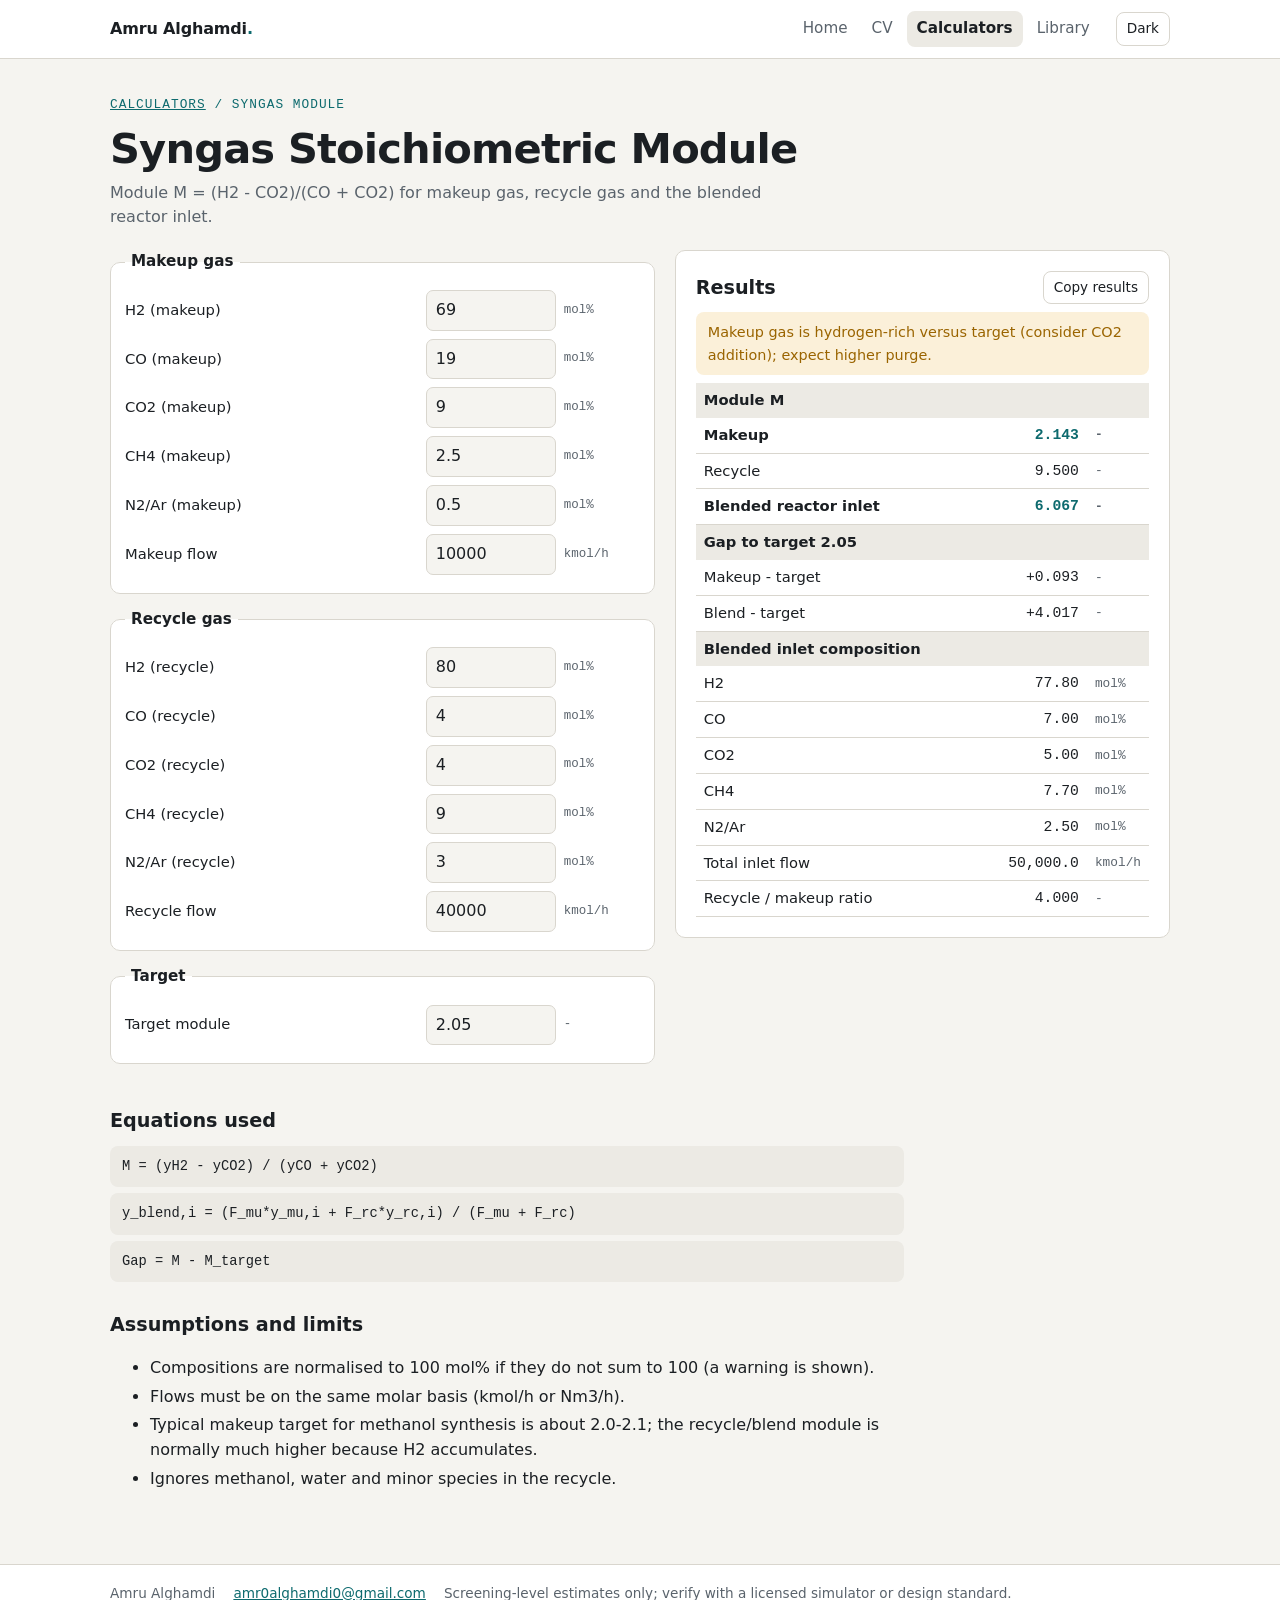
<file: docs/calc/syngas-module.html>
<!doctype html>
<html lang="en"><head><meta charset="utf-8"><meta name="viewport" content="width=device-width,initial-scale=1">
<title>Syngas Stoichiometric Module | Amru Alghamdi</title><meta name="description" content="Module M = (H2 - CO2)/(CO + CO2) for makeup gas, recycle gas and the blended reactor inlet.">
<link rel="stylesheet" href="../style.css"><script src="../app.js"></script></head>
<body><header class="top"><div class="wrap"><a class="brand" href="../index.html">Amru Alghamdi<span>.</span></a>
<nav class="main" aria-label="Main"><a href="../index.html">Home</a><a href="../cv.html">CV</a><a href="../calculators.html" class="on" aria-current="page">Calculators</a><a href="../library.html">Library</a></nav><button class="btn sm" id="theme" type="button">Theme</button></div></header>
<main><div class="wrap"><p class="kicker"><a href="../calculators.html">Calculators</a> / Syngas module</p>
<h1>Syngas Stoichiometric Module</h1><p class="lead">Module M = (H2 - CO2)/(CO + CO2) for makeup gas, recycle gas and the blended reactor inlet.</p>
<div class="calc"><form id="calc-form" novalidate autocomplete="off"><fieldset><legend>Makeup gas</legend><div class="f"><label for="mh2">H2 (makeup)</label><input id="mh2" type="number" step="any" inputmode="decimal" value="69" data-num min="0" max="100"><span class="u">mol%</span></div><div class="f"><label for="mco">CO (makeup)</label><input id="mco" type="number" step="any" inputmode="decimal" value="19" data-num min="0" max="100"><span class="u">mol%</span></div><div class="f"><label for="mco2">CO2 (makeup)</label><input id="mco2" type="number" step="any" inputmode="decimal" value="9" data-num min="0" max="100"><span class="u">mol%</span></div><div class="f"><label for="mch4">CH4 (makeup)</label><input id="mch4" type="number" step="any" inputmode="decimal" value="2.5" data-num min="0" max="100"><span class="u">mol%</span></div><div class="f"><label for="mn2">N2/Ar (makeup)</label><input id="mn2" type="number" step="any" inputmode="decimal" value="0.5" data-num min="0" max="100"><span class="u">mol%</span></div><div class="f"><label for="mf">Makeup flow</label><input id="mf" type="number" step="any" inputmode="decimal" value="10000" data-num min="0"><span class="u">kmol/h</span></div></fieldset><fieldset><legend>Recycle gas</legend><div class="f"><label for="rh2">H2 (recycle)</label><input id="rh2" type="number" step="any" inputmode="decimal" value="80" data-num min="0" max="100"><span class="u">mol%</span></div><div class="f"><label for="rco">CO (recycle)</label><input id="rco" type="number" step="any" inputmode="decimal" value="4" data-num min="0" max="100"><span class="u">mol%</span></div><div class="f"><label for="rco2">CO2 (recycle)</label><input id="rco2" type="number" step="any" inputmode="decimal" value="4" data-num min="0" max="100"><span class="u">mol%</span></div><div class="f"><label for="rch4">CH4 (recycle)</label><input id="rch4" type="number" step="any" inputmode="decimal" value="9" data-num min="0" max="100"><span class="u">mol%</span></div><div class="f"><label for="rn2">N2/Ar (recycle)</label><input id="rn2" type="number" step="any" inputmode="decimal" value="3" data-num min="0" max="100"><span class="u">mol%</span></div><div class="f"><label for="rf">Recycle flow</label><input id="rf" type="number" step="any" inputmode="decimal" value="40000" data-num min="0"><span class="u">kmol/h</span></div></fieldset><fieldset><legend>Target</legend><div class="f"><label for="target">Target module</label><input id="target" type="number" step="any" inputmode="decimal" value="2.05" data-num min="0"><span class="u">-</span></div></fieldset></form>
<section class="out panel" aria-live="polite"><div class="row" style="justify-content:space-between"><h2 style="margin:0">Results</h2>
<button class="btn sm noprint" id="copy" type="button">Copy results</button></div><div id="results"></div></section></div>
<section class="doc"><h2>Equations used</h2><span class="eq">M = (yH2 - yCO2) / (yCO + yCO2)</span><span class="eq">y_blend,i = (F_mu*y_mu,i + F_rc*y_rc,i) / (F_mu + F_rc)</span><span class="eq">Gap = M - M_target</span><h2>Assumptions and limits</h2><ul><li>Compositions are normalised to 100 mol% if they do not sum to 100 (a warning is shown).</li><li>Flows must be on the same molar basis (kmol/h or Nm3/h).</li><li>Typical makeup target for methanol synthesis is about 2.0-2.1; the recycle/blend module is normally much higher because H2 accumulates.</li><li>Ignores methanol, water and minor species in the recycle.</li></ul></section>
<script>App.calc(function(v){var C=['h2','co','co2','ch4','n2'],N=['H2','CO','CO2','CH4','N2/Ar'],f=App.fmt,w=[];
function st(p,nm){var x=C.map(function(c){return v(p+c);}),s=x.reduce(function(a,b){return a+b;},0);if(s<=0)App.err(nm+' composition sums to zero.',p+'h2');
if(Math.abs(s-100)>0.5)w.push(nm+' composition sums to '+f(s,2)+' mol%; normalised to 100.');return x.map(function(a){return a/s*100;});}
function M(y){var d=y[1]+y[2];return d>0?(y[0]-y[2])/d:null;}
var a=st('m','Makeup'),b=st('r','Recycle'),Fa=v('mf'),Fb=v('rf'),F=Fa+Fb,T=v('target');if(F<=0)App.err('Total flow must be greater than zero.','mf');
var y=a.map(function(q,i){return(q*Fa+b[i]*Fb)/F;}),Ma=M(a),Mb=M(b),Mx=M(y);if(Mx===null)App.err('Blended CO + CO2 is zero; module undefined.');
function g(m){return m===null?'n/a':(m-T>=0?'+':'')+f(m-T,3);}
var r=['Module M',['Makeup',Ma===null?'n/a (CO+CO2 = 0)':f(Ma,3),'-','key'],['Recycle',Mb===null?'n/a (CO+CO2 = 0)':f(Mb,3),'-'],['Blended reactor inlet',f(Mx,3),'-','key'],
'Gap to target '+f(T,2),['Makeup - target',g(Ma),'-'],['Blend - target',g(Mx),'-'],'Blended inlet composition'];
N.forEach(function(n,i){r.push([n,f(y[i],2),'mol%']);});r.push(['Total inlet flow',f(F,1),'kmol/h']);if(Fa>0)r.push(['Recycle / makeup ratio',f(Fb/Fa,3),'-']);
if(Ma!==null&&Ma<T-0.05)w.push('Makeup gas is hydrogen-deficient versus target (consider CO2 removal or H2 addition).');
if(Ma!==null&&Ma>T+0.05)w.push('Makeup gas is hydrogen-rich versus target (consider CO2 addition); expect higher purge.');
return{rows:r,warn:w};});</script></div></main>
<footer class="ft"><div class="wrap"><span>Amru Alghamdi</span><a href="mailto:amr0alghamdi0@gmail.com">amr0alghamdi0@gmail.com</a><span id="disc">Screening-level estimates only; verify with a licensed simulator or design standard.</span></div></footer>
</body></html>
</file>
<file: docs/style.css>
:root{--bg:#f5f4f0;--sf:#fff;--sf2:#eceae4;--tx:#1b1f23;--mu:#5a636c;--bd:#d9d6ce;--ac:#0d6a6e;--ach:#09514f;--act:#fff;
--ok:#1f7a3a;--wa:#9a6400;--er:#b42318;--okb:#e3f3e7;--wab:#fbf0d9;--erb:#fde7e5;--r:10px;
--sans:ui-sans-serif,system-ui,-apple-system,"Segoe UI",Roboto,"Helvetica Neue",Arial,sans-serif;
--mono:ui-monospace,"SF Mono","Cascadia Mono",Consolas,"Liberation Mono",monospace;color-scheme:light}
@media (prefers-color-scheme:dark){:root:not([data-theme=light]){--bg:#101315;--sf:#171b1e;--sf2:#1f2427;--tx:#e6e8ea;--mu:#9aa3ab;--bd:#2d3337;--ac:#4fb6b2;--ach:#73cbc7;--act:#06201f;--ok:#5cc47c;--wa:#e0aa4a;--er:#f2766b;--okb:#13281b;--wab:#2e2410;--erb:#341714;color-scheme:dark}}
[data-theme=dark]{--bg:#101315;--sf:#171b1e;--sf2:#1f2427;--tx:#e6e8ea;--mu:#9aa3ab;--bd:#2d3337;--ac:#4fb6b2;--ach:#73cbc7;--act:#06201f;--ok:#5cc47c;--wa:#e0aa4a;--er:#f2766b;--okb:#13281b;--wab:#2e2410;--erb:#341714;color-scheme:dark}
*{box-sizing:border-box}[hidden]{display:none!important}html{-webkit-text-size-adjust:100%}
body{margin:0;background:var(--bg);color:var(--tx);font:16px/1.55 var(--sans);display:flex;flex-direction:column;min-height:100vh}
a{color:var(--ac)}a:hover{color:var(--ach)}
.wrap{width:100%;max-width:1100px;margin:0 auto;padding:0 20px}
header.top{border-bottom:1px solid var(--bd);background:var(--sf);position:sticky;top:0;z-index:5}
header.top .wrap{display:flex;align-items:center;gap:16px;min-height:58px;flex-wrap:wrap}
.brand{font-weight:700;text-decoration:none;color:var(--tx);letter-spacing:-.01em;margin-right:auto}
.brand span{color:var(--ac)}
nav.main{display:flex;gap:4px;flex-wrap:wrap}
nav.main a{text-decoration:none;color:var(--mu);padding:6px 10px;border-radius:8px;font-size:.95rem}
nav.main a:hover{color:var(--tx);background:var(--sf2)}nav.main a.on{color:var(--tx);background:var(--sf2);font-weight:600}
main{flex:1;padding:36px 0 56px}
h1{font-size:clamp(1.7rem,1.2rem + 2vw,2.6rem);line-height:1.15;letter-spacing:-.02em;margin:0 0 8px}
h2{font-size:1.2rem;margin:28px 0 10px}h3{font-size:1rem;margin:18px 0 8px}
.lead{color:var(--mu);max-width:68ch;margin:0 0 20px}
.btn{display:inline-flex;align-items:center;gap:6px;border:1px solid var(--bd);background:var(--sf);color:var(--tx);padding:9px 16px;border-radius:8px;font:inherit;font-size:.95rem;cursor:pointer;text-decoration:none}
.btn:hover{border-color:var(--ac);color:var(--tx)}.btn.pri{background:var(--ac);color:var(--act);border-color:var(--ac)}.btn.pri:hover{background:var(--ach)}
.btn.sm{padding:5px 10px;font-size:.85rem}
.row{display:flex;gap:10px;flex-wrap:wrap;align-items:center}
:focus-visible{outline:2px solid var(--ac);outline-offset:2px}
.hero{padding:24px 0 8px;max-width:760px}.kicker{font-family:var(--mono);font-size:.8rem;text-transform:uppercase;letter-spacing:.08em;color:var(--ac);margin:0 0 10px}
.hero .t{font-size:1.15rem;color:var(--mu);margin:0 0 18px}.hero p.s{max-width:66ch}
.panel{background:var(--sf);border:1px solid var(--bd);border-radius:var(--r);padding:20px}
.grid{display:grid;grid-template-columns:repeat(auto-fill,minmax(260px,1fr));gap:14px}
.card{display:flex;flex-direction:column;gap:6px;background:var(--sf);border:1px solid var(--bd);border-radius:var(--r);padding:18px;text-decoration:none;color:var(--tx);transition:border-color .15s,transform .15s}
.card:hover{border-color:var(--ac);transform:translateY(-1px);color:var(--tx)}.card h3{margin:0;font-size:1.02rem}.card p{margin:0;color:var(--mu);font-size:.92rem}
.tags{display:flex;gap:6px;flex-wrap:wrap;margin-top:auto;padding-top:8px}.tag{font-family:var(--mono);font-size:.72rem;padding:2px 7px;border-radius:99px;background:var(--sf2);color:var(--mu)}
input,select{font:inherit;color:var(--tx);background:var(--bg);border:1px solid var(--bd);border-radius:7px;padding:7px 9px;width:100%;min-width:0}
input:focus,select:focus{border-color:var(--ac);outline:none;box-shadow:0 0 0 3px color-mix(in srgb,var(--ac) 25%,transparent)}
input[aria-invalid=true]{border-color:var(--er);background:var(--erb)}
.search{max-width:420px;margin:0 0 18px}
.calc{display:grid;grid-template-columns:minmax(0,1.1fr) minmax(0,1fr);gap:20px;align-items:start}
.calc .out{position:sticky;top:78px}
fieldset{border:1px solid var(--bd);border-radius:var(--r);padding:12px 14px 14px;margin:0 0 14px;background:var(--sf)}
legend{font-weight:600;padding:0 6px;font-size:.95rem}
.f{display:grid;grid-template-columns:minmax(0,1fr) 130px 76px;gap:8px;align-items:center;padding:4px 0}
.f label{font-size:.92rem}.f .u{font-family:var(--mono);font-size:.78rem;color:var(--mu)}
.f2{display:grid;grid-template-columns:repeat(auto-fit,minmax(150px,1fr));gap:8px}
table{border-collapse:collapse;width:100%;font-size:.92rem}
th,td{text-align:left;padding:6px 8px;border-bottom:1px solid var(--bd);vertical-align:middle}
th{font-weight:600;color:var(--mu);font-size:.8rem;text-transform:uppercase;letter-spacing:.04em}
td.n{font-family:var(--mono);text-align:right;white-space:nowrap;font-variant-numeric:tabular-nums}td.u{font-family:var(--mono);color:var(--mu);font-size:.8rem;width:1%;white-space:nowrap}
tr.sec td{font-weight:600;background:var(--sf2);border-bottom:none}
tr.key td{font-weight:700}tr.key td.n{color:var(--ac)}
.msg{border-radius:8px;padding:9px 12px;margin:8px 0;font-size:.9rem}
.msg.er{background:var(--erb);color:var(--er)}.msg.wa{background:var(--wab);color:var(--wa)}.msg.ok{background:var(--okb);color:var(--ok)}
.badge{display:inline-block;padding:2px 9px;border-radius:99px;font-size:.78rem;font-weight:700}
.b-ok{background:var(--okb);color:var(--ok)}.b-wa{background:var(--wab);color:var(--wa)}.b-er{background:var(--erb);color:var(--er)}
.tabs{display:flex;gap:6px;margin:0 0 12px}.tabs button[aria-selected=true]{background:var(--ac);color:var(--act);border-color:var(--ac)}
.doc{max-width:78ch}.doc code,.eq{font-family:var(--mono);font-size:.86rem}
.eq{display:block;background:var(--sf2);border-radius:8px;padding:10px 12px;margin:6px 0;white-space:pre-wrap;overflow-x:auto}
.doc li{margin:4px 0}
.cv-frame{width:100%;height:78vh;min-height:480px;border:1px solid var(--bd);border-radius:var(--r);background:var(--sf2)}
.tbl-in td{padding:4px}.tbl-in input{padding:5px 7px}
.chart svg{width:100%;height:auto;display:block}.chart .ax{stroke:var(--bd)}.chart text{fill:var(--mu);font:11px var(--mono)}
.muted{color:var(--mu)}.small{font-size:.85rem}.empty{padding:24px;text-align:center;color:var(--mu)}
footer.ft{border-top:1px solid var(--bd);padding:18px 0;font-size:.85rem;color:var(--mu);background:var(--sf)}
footer.ft .wrap{display:flex;gap:6px 18px;flex-wrap:wrap}
@media (max-width:860px){.calc{grid-template-columns:minmax(0,1fr)}.calc .out{position:static}}
@media (max-width:480px){.f{grid-template-columns:minmax(0,1fr) 110px;}.f .u{grid-column:2;margin-top:-4px}main{padding:24px 0 40px}}
@media print{:root{--bg:#fff;--sf:#fff;--sf2:#f1f1f1;--tx:#000;--mu:#333;--bd:#bbb;--ac:#000}header.top,.noprint,.tabs,.btn,.search{display:none!important}
body{font-size:11pt}.calc{grid-template-columns:1fr 1fr}.calc .out{position:static}main{padding:0}a{color:#000}fieldset,.panel,.card{break-inside:avoid}}
</file>
